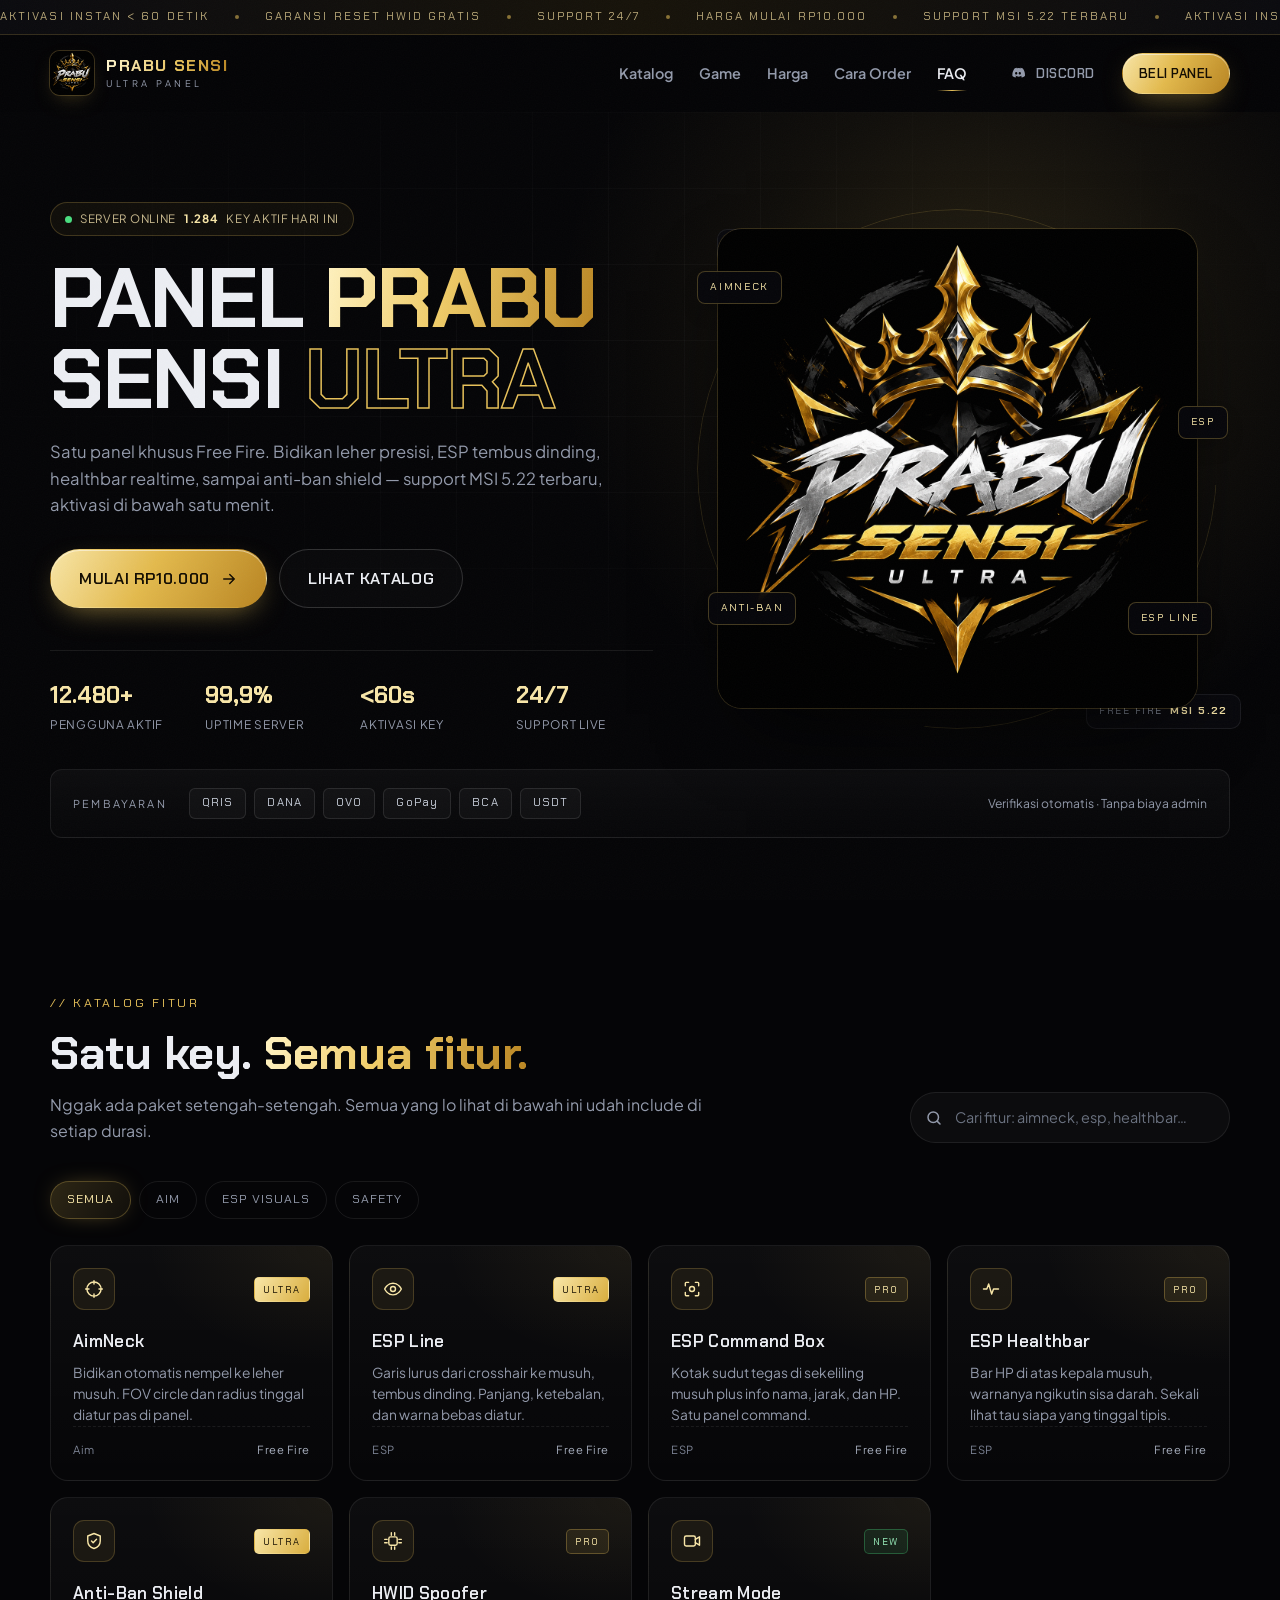
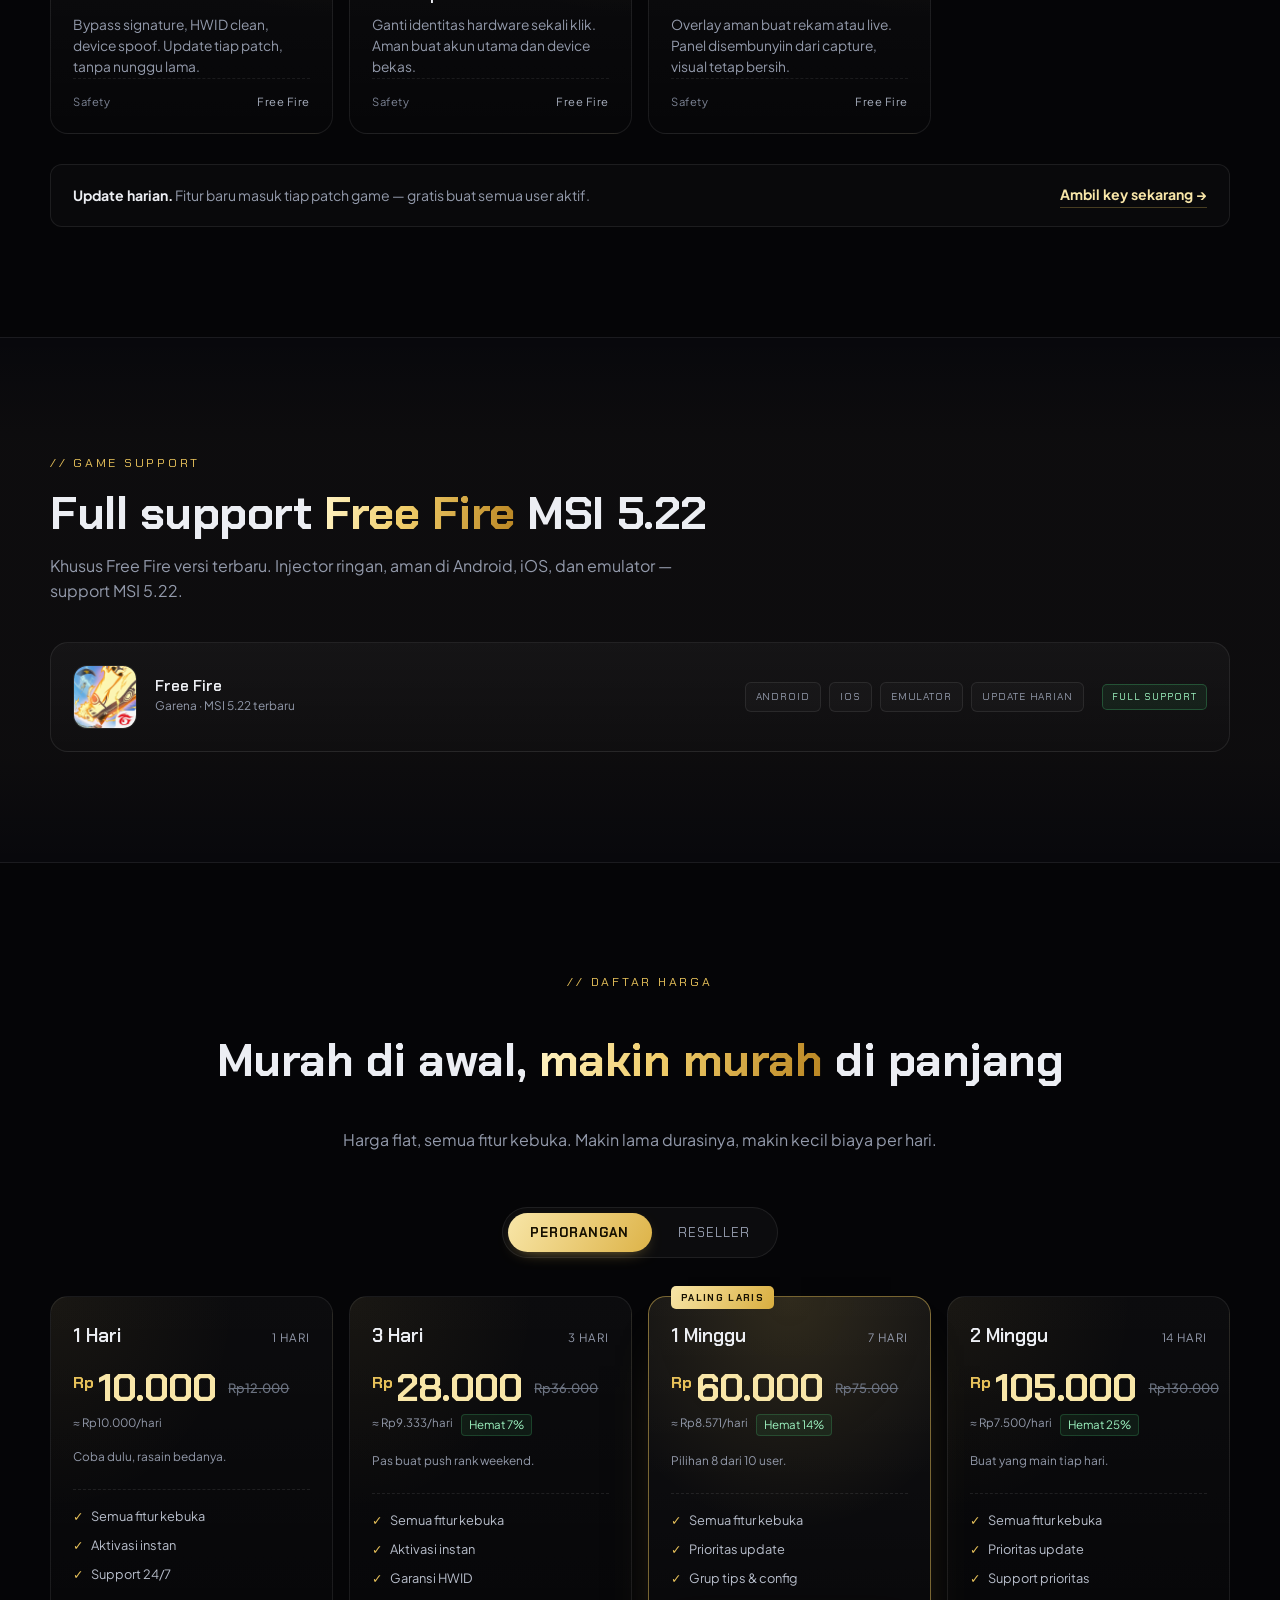
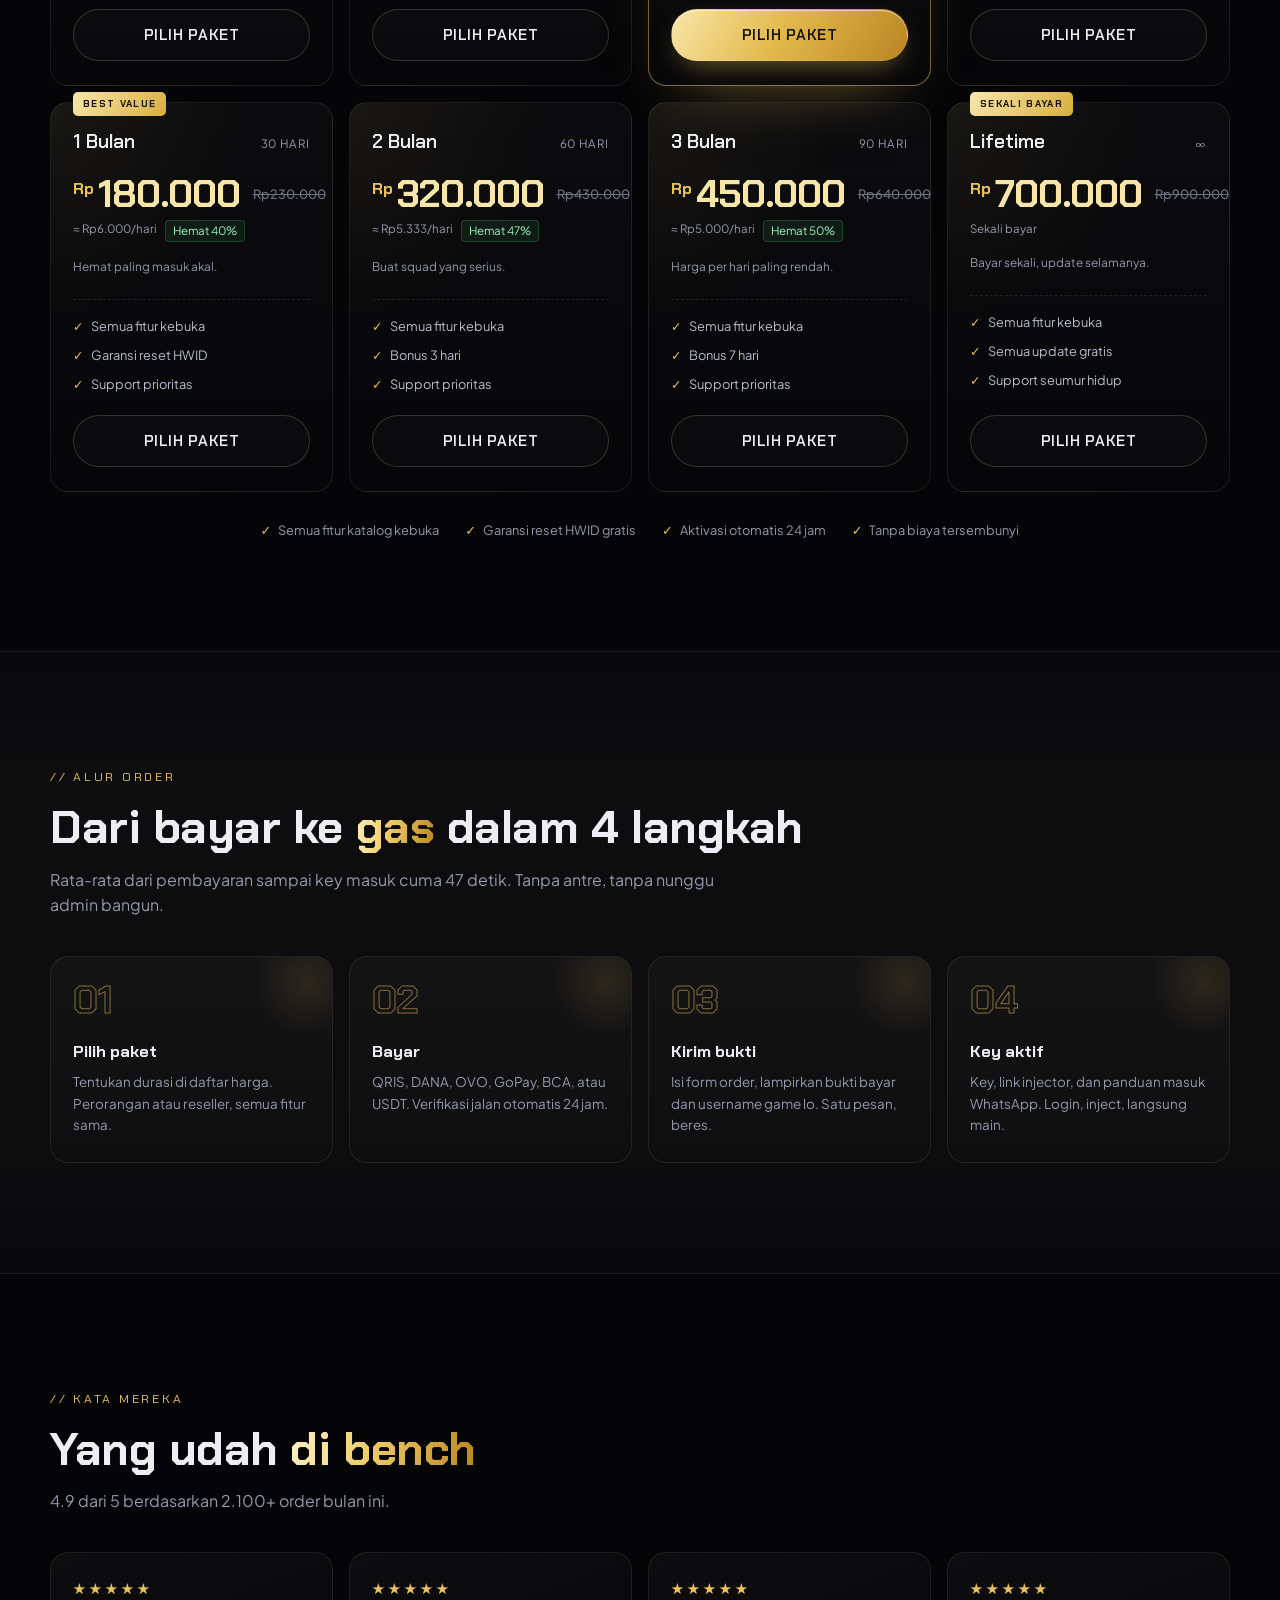
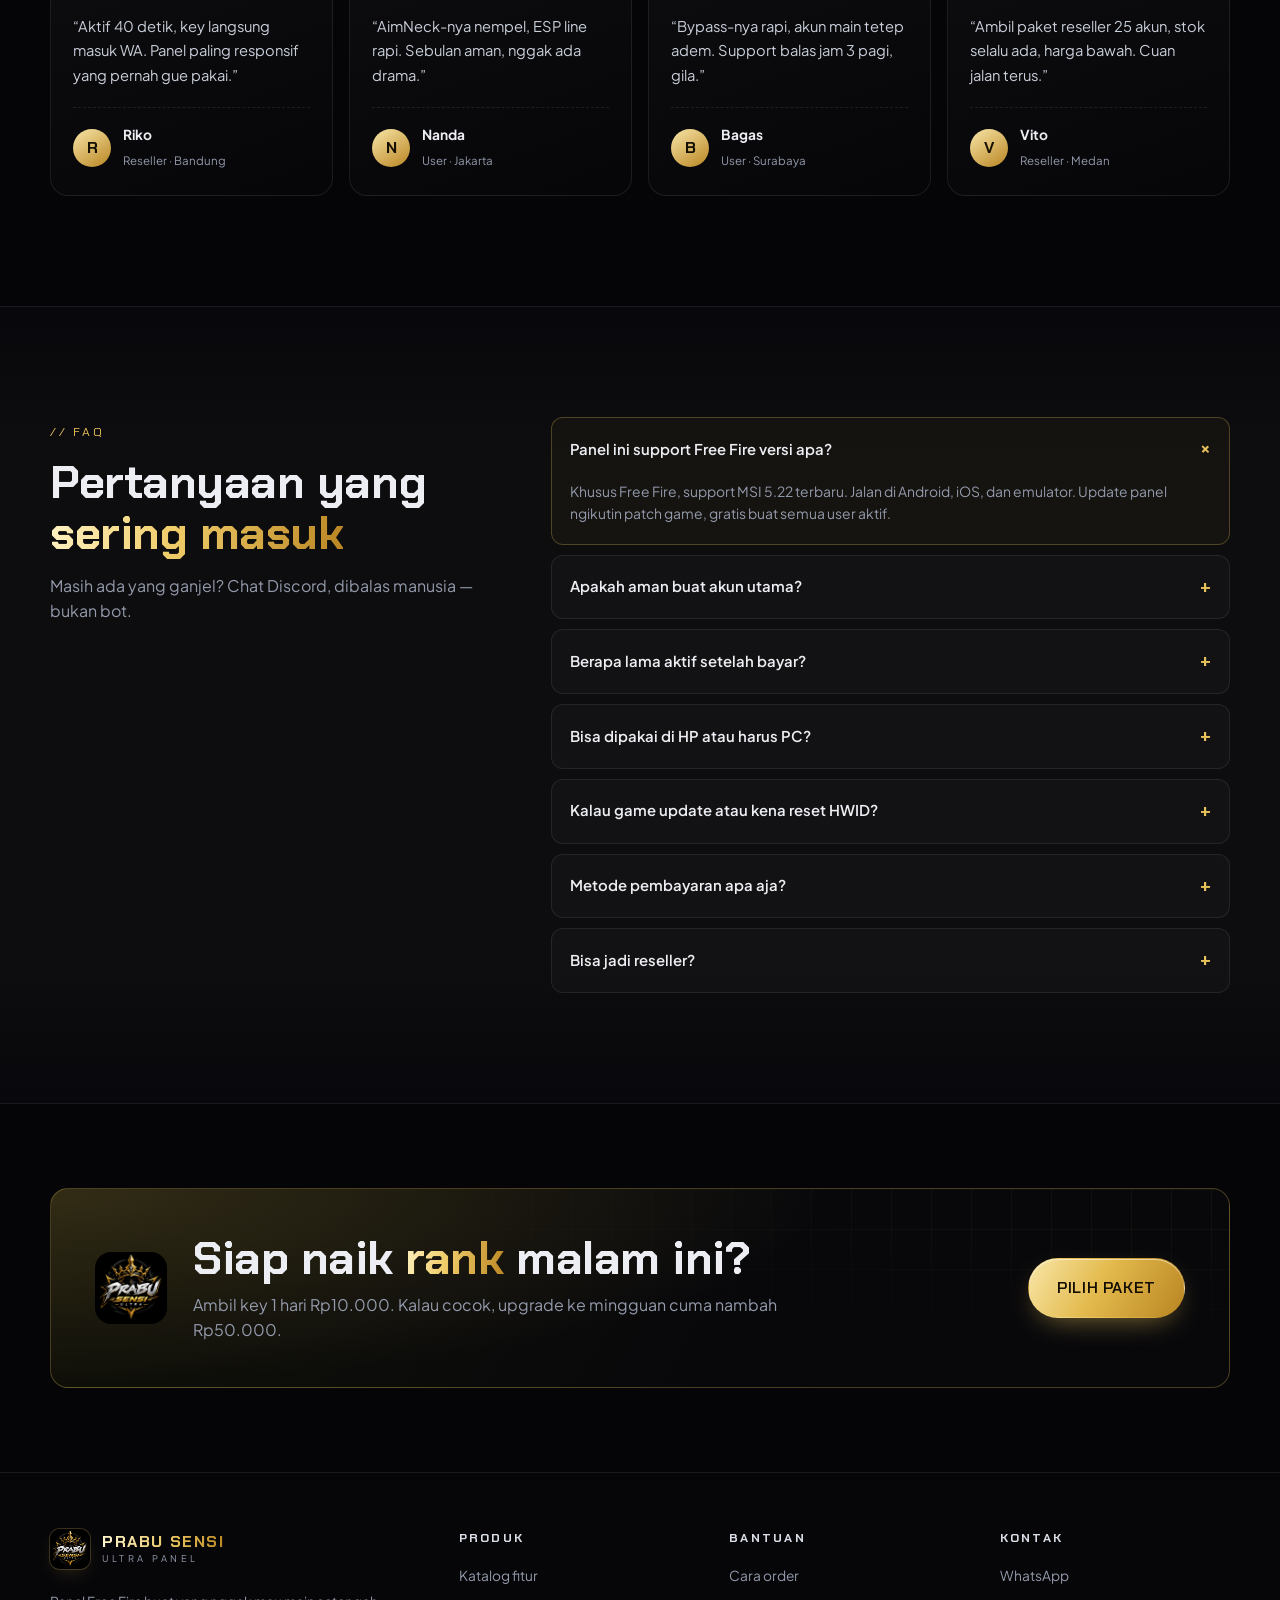
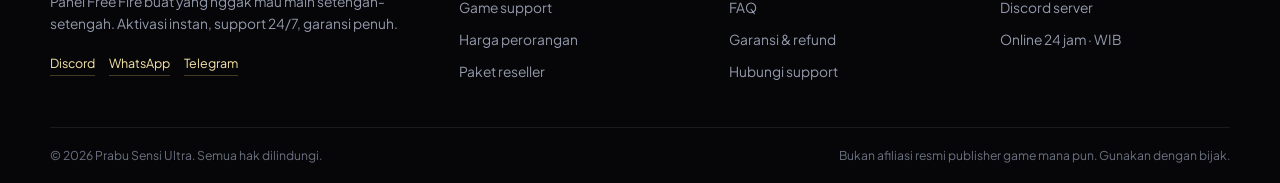
<file: PROJECT WEB/index.html>
<!DOCTYPE html>
<html lang="id">
<head>
  <meta charset="utf-8" />
  <meta name="viewport" content="width=device-width, initial-scale=1" />
  <title>Prabu Sensi Ultra — Panel Free Fire MSI 5.22 Terbaru</title>
  <meta name="description" content="Panel Free Fire Prabu Sensi Ultra: AimNeck, ESP line, command box, healthbar, anti-ban shield. Support MSI 5.22 terbaru. Mulai Rp10.000/hari, aktivasi instan 24/7." />
  <meta name="theme-color" content="#050507" />
  <meta property="og:title" content="Prabu Sensi Ultra — Panel Free Fire" />
  <meta property="og:description" content="Panel Free Fire MSI 5.22 terbaru. Mulai Rp10.000/hari, aktivasi instan, garansi penuh." />
  <meta property="og:type" content="website" />
  <meta property="og:image" content="assets/img/og-cover.jpg" />
  <meta property="og:image:width" content="1200" />
  <meta property="og:image:height" content="630" />
  <meta name="twitter:card" content="summary_large_image" />
  <meta name="twitter:image" content="assets/img/og-cover.jpg" />
  <link rel="icon" href="assets/img/logo.png" type="image/png" />
  <link rel="apple-touch-icon" href="assets/img/logo.png" />
  <link rel="preconnect" href="https://fonts.googleapis.com" />
  <link rel="preconnect" href="https://fonts.gstatic.com" crossorigin />
  <link href="https://fonts.googleapis.com/css2?family=Chakra+Petch:wght@500;600;700&family=Plus+Jakarta+Sans:wght@400;500;600;700;800&display=swap" rel="stylesheet" />
  <link rel="stylesheet" href="assets/css/style.css" />
</head>
<body>
  <div class="grain" aria-hidden="true"></div>

  <!-- ============ ANNOUNCEMENT ============ -->
  <div class="ticker" aria-hidden="true">
    <div class="ticker__track">
      <span>AKTIVASI INSTAN &lt; 60 DETIK</span><i></i>
      <span>GARANSI RESET HWID GRATIS</span><i></i>
      <span>SUPPORT 24/7</span><i></i>
      <span>HARGA MULAI RP10.000</span><i></i>
      <span>SUPPORT MSI 5.22 TERBARU</span><i></i>
      <span>AKTIVASI INSTAN &lt; 60 DETIK</span><i></i>
      <span>GARANSI RESET HWID GRATIS</span><i></i>
      <span>SUPPORT 24/7</span><i></i>
      <span>HARGA MULAI RP10.000</span><i></i>
      <span>SUPPORT MSI 5.22 TERBARU</span><i></i>
    </div>
  </div>

  <!-- ============ HEADER ============ -->
  <header class="header" id="siteHeader">
    <div class="container header__inner">
      <a class="brand" href="#top" aria-label="Prabu Sensi Ultra — beranda">
        <img src="assets/img/logo.png" alt="" width="44" height="44" class="brand__mark" />
        <span class="brand__text">
          <strong>PRABU SENSI</strong>
          <em>ULTRA PANEL</em>
        </span>
      </a>

      <nav class="nav" id="primaryNav" aria-label="Navigasi utama">
        <a href="#katalog" class="nav__link">Katalog</a>
        <a href="#game" class="nav__link">Game</a>
        <a href="#harga" class="nav__link">Harga</a>
        <a href="#cara-order" class="nav__link">Cara Order</a>
        <a href="#faq" class="nav__link">FAQ</a>
      </nav>

      <div class="header__actions">
        <a href="#" class="btn btn--ghost btn--sm" data-store-link="discord" target="_blank" rel="noopener">
          <svg viewBox="0 0 24 24" width="16" height="16" aria-hidden="true"><path d="M19.3 5.3A16 16 0 0 0 15.4 4l-.2.4a13 13 0 0 1 3.5 1.7 12 12 0 0 0-10.8-.4l-.5.4A13 13 0 0 1 10.8 4.4L10.6 4a16 16 0 0 0-3.9 1.3C4 9.1 3.3 12.8 3.6 16.4a16 16 0 0 0 4.8 2.4l.9-1.4a10 10 0 0 1-1.6-.8l.4-.3a11.5 11.5 0 0 0 9.8 0l.4.3c-.5.3-1 .6-1.6.8l.9 1.4a16 16 0 0 0 4.8-2.4c.4-4.2-.7-7.8-3.1-11.1ZM9.3 14.4c-.9 0-1.7-.9-1.7-1.9s.8-1.9 1.7-1.9 1.7.9 1.7 1.9-.8 1.9-1.7 1.9Zm5.4 0c-.9 0-1.7-.9-1.7-1.9s.8-1.9 1.7-1.9 1.7.9 1.7 1.9-.8 1.9-1.7 1.9Z" fill="currentColor"/></svg>
          Discord
        </a>
        <a href="#harga" class="btn btn--gold btn--sm">Beli Panel</a>
        <button class="burger" id="burger" aria-label="Buka menu" aria-expanded="false" aria-controls="primaryNav">
          <span></span><span></span><span></span>
        </button>
      </div>
    </div>
  </header>

  <main id="top">
    <!-- ============ HERO ============ -->
    <section class="hero">
      <div class="hero__glow" aria-hidden="true"></div>
      <div class="hero__grid" aria-hidden="true"></div>

      <div class="container hero__inner">
        <div class="hero__copy">
          <div class="status-pill reveal">
            <span class="status-dot"></span>
            <span>SERVER ONLINE</span>
            <b id="liveCount">1.284</b>
            <span>key aktif hari ini</span>
          </div>

          <h1 class="reveal">
            PANEL <span class="grad-gold">PRABU</span><br />
            SENSI <span class="outline">ULTRA</span>
          </h1>

          <p class="hero__lead reveal">
            Satu panel khusus Free Fire. Bidikan leher presisi, ESP tembus dinding,
            healthbar realtime, sampai anti-ban shield — support MSI 5.22 terbaru,
            aktivasi di bawah satu menit.
          </p>

          <div class="hero__cta reveal">
            <a href="#harga" class="btn btn--gold btn--lg">
              <span>Mulai Rp10.000</span>
              <svg viewBox="0 0 24 24" width="18" height="18" aria-hidden="true"><path d="M5 12h14M13 6l6 6-6 6" fill="none" stroke="currentColor" stroke-width="2" stroke-linecap="round" stroke-linejoin="round"/></svg>
            </a>
            <a href="#katalog" class="btn btn--outline btn--lg">Lihat Katalog</a>
          </div>

          <dl class="hero__stats reveal">
            <div><dt>12.480+</dt><dd>Pengguna aktif</dd></div>
            <div><dt>99,9%</dt><dd>Uptime server</dd></div>
            <div><dt>&lt;60s</dt><dd>Aktivasi key</dd></div>
            <div><dt>24/7</dt><dd>Support live</dd></div>
          </dl>
        </div>

        <div class="hero__visual reveal">
          <div class="emblem">
            <div class="emblem__ring emblem__ring--outer" aria-hidden="true"></div>
            <div class="emblem__ring emblem__ring--inner" aria-hidden="true"></div>
            <img src="assets/img/logo.png" alt="Logo Prabu Sensi Ultra" class="emblem__img" width="512" height="512" />
            <span class="orbit orbit--1">AIMNECK</span>
            <span class="orbit orbit--2">ESP</span>
            <span class="orbit orbit--3">ANTI-BAN</span>
            <span class="orbit orbit--4">ESP LINE</span>
          </div>
          <div class="hero__tag hero__tag--tl">
            <span class="tag-dot"></span> SIGNATURE BYPASS
          </div>
          <div class="hero__tag hero__tag--br">
            FREE FIRE <b>MSI 5.22</b>
          </div>
        </div>
      </div>

      <div class="container">
        <div class="trust reveal">
          <span class="trust__label">Pembayaran</span>
          <ul class="trust__list">
            <li>QRIS</li>
            <li>DANA</li>
            <li>OVO</li>
            <li>GoPay</li>
            <li>BCA</li>
            <li>USDT</li>
          </ul>
          <span class="trust__note">Verifikasi otomatis · Tanpa biaya admin</span>
        </div>
      </div>
    </section>

    <!-- ============ KATALOG ============ -->
    <section class="section" id="katalog">
      <div class="container">
        <header class="section__head reveal">
          <div>
            <span class="kicker">// KATALOG FITUR</span>
            <h2>Satu key. <span class="grad-gold">Semua fitur.</span></h2>
            <p>Nggak ada paket setengah-setengah. Semua yang lo lihat di bawah ini udah include di setiap durasi.</p>
          </div>
          <div class="catalog__search">
            <svg viewBox="0 0 24 24" width="18" height="18" aria-hidden="true"><circle cx="11" cy="11" r="7" fill="none" stroke="currentColor" stroke-width="2"/><path d="m20 20-3.2-3.2" stroke="currentColor" stroke-width="2" stroke-linecap="round"/></svg>
            <input type="search" id="catalogSearch" placeholder="Cari fitur: aimneck, esp, healthbar…" aria-label="Cari fitur panel" />
          </div>
        </header>

        <div class="filters reveal" role="tablist" aria-label="Filter kategori fitur">
          <button class="chip is-active" data-filter="all" role="tab" aria-selected="true">Semua</button>
          <button class="chip" data-filter="aim" role="tab" aria-selected="false">Aim</button>
          <button class="chip" data-filter="esp" role="tab" aria-selected="false">ESP Visuals</button>
          <button class="chip" data-filter="safety" role="tab" aria-selected="false">Safety</button>
        </div>

        <div class="catalog-grid" id="catalogGrid" aria-live="polite"></div>
        <p class="empty" id="catalogEmpty" hidden>Fitur nggak ketemu. Coba kata kunci lain, chef.</p>

        <div class="catalog-foot reveal">
          <p><b>Update harian.</b> Fitur baru masuk tiap patch game — gratis buat semua user aktif.</p>
          <a href="#harga" class="link-gold">Ambil key sekarang <span aria-hidden="true">→</span></a>
        </div>
      </div>
    </section>

    <!-- ============ GAME ============ -->
    <section class="section section--band" id="game">
      <div class="container">
        <header class="section__head reveal">
          <div>
            <span class="kicker">// GAME SUPPORT</span>
            <h2>Full support <span class="grad-gold">Free Fire</span> MSI 5.22</h2>
            <p>Khusus Free Fire versi terbaru. Injector ringan, aman di Android, iOS, dan emulator — support MSI 5.22.</p>
          </div>
        </header>

        <div class="games games--single">
          <article class="game game--wide reveal">
            <img src="assets/img/freefire.png" alt="Free Fire" width="64" height="64" class="game__icon" />
            <div class="game__info">
              <h3>Free Fire</h3>
              <p>Garena · MSI 5.22 terbaru</p>
            </div>
            <ul class="game__tags" aria-label="Platform dan update">
              <li>Android</li>
              <li>iOS</li>
              <li>Emulator</li>
              <li>Update harian</li>
            </ul>
            <span class="badge badge--full">Full Support</span>
          </article>
        </div>
      </div>
    </section>

    <!-- ============ HARGA ============ -->
    <section class="section" id="harga">
      <div class="container">
        <header class="section__head section__head--center reveal">
          <span class="kicker">// DAFTAR HARGA</span>
          <h2>Murah di awal, <span class="grad-gold">makin murah</span> di panjang</h2>
          <p>Harga flat, semua fitur kebuka. Makin lama durasinya, makin kecil biaya per hari.</p>

          <div class="switch" role="tablist" aria-label="Tipe paket">
            <button class="switch__btn is-active" data-tier="personal" role="tab" aria-selected="true">Perorangan</button>
            <button class="switch__btn" data-tier="reseller" role="tab" aria-selected="false">Reseller</button>
          </div>
        </header>

        <div class="plans" id="planGrid"></div>

        <ul class="plans-note reveal">
          <li><span>✓</span> Semua fitur katalog kebuka</li>
          <li><span>✓</span> Garansi reset HWID gratis</li>
          <li><span>✓</span> Aktivasi otomatis 24 jam</li>
          <li><span>✓</span> Tanpa biaya tersembunyi</li>
        </ul>
      </div>
    </section>

    <!-- ============ CARA ORDER ============ -->
    <section class="section section--band" id="cara-order">
      <div class="container">
        <header class="section__head reveal">
          <div>
            <span class="kicker">// ALUR ORDER</span>
            <h2>Dari bayar ke <span class="grad-gold">gas</span> dalam 4 langkah</h2>
            <p>Rata-rata dari pembayaran sampai key masuk cuma 47 detik. Tanpa antre, tanpa nunggu admin bangun.</p>
          </div>
        </header>

        <ol class="steps">
          <li class="step reveal">
            <span class="step__num">01</span>
            <h3>Pilih paket</h3>
            <p>Tentukan durasi di daftar harga. Perorangan atau reseller, semua fitur sama.</p>
          </li>
          <li class="step reveal">
            <span class="step__num">02</span>
            <h3>Bayar</h3>
            <p>QRIS, DANA, OVO, GoPay, BCA, atau USDT. Verifikasi jalan otomatis 24 jam.</p>
          </li>
          <li class="step reveal">
            <span class="step__num">03</span>
            <h3>Kirim bukti</h3>
            <p>Isi form order, lampirkan bukti bayar dan username game lo. Satu pesan, beres.</p>
          </li>
          <li class="step reveal">
            <span class="step__num">04</span>
            <h3>Key aktif</h3>
            <p>Key, link injector, dan panduan masuk WhatsApp. Login, inject, langsung main.</p>
          </li>
        </ol>
      </div>
    </section>

    <!-- ============ TESTIMONI ============ -->
    <section class="section" id="testimoni">
      <div class="container">
        <header class="section__head reveal">
          <div>
            <span class="kicker">// KATA MEREKA</span>
            <h2>Yang udah <span class="grad-gold">di bench</span></h2>
            <p>4.9 dari 5 berdasarkan 2.100+ order bulan ini.</p>
          </div>
        </header>

        <div class="quotes">
          <figure class="quote reveal">
            <div class="stars" aria-label="5 dari 5 bintang">★★★★★</div>
            <blockquote>“Aktif 40 detik, key langsung masuk WA. Panel paling responsif yang pernah gue pakai.”</blockquote>
            <figcaption><span class="avatar">R</span><div><b>Riko</b><small>Reseller · Bandung</small></div></figcaption>
          </figure>
          <figure class="quote reveal">
            <div class="stars" aria-label="5 dari 5 bintang">★★★★★</div>
            <blockquote>“AimNeck-nya nempel, ESP line rapi. Sebulan aman, nggak ada drama.”</blockquote>
            <figcaption><span class="avatar">N</span><div><b>Nanda</b><small>User · Jakarta</small></div></figcaption>
          </figure>
          <figure class="quote reveal">
            <div class="stars" aria-label="5 dari 5 bintang">★★★★★</div>
            <blockquote>“Bypass-nya rapi, akun main tetep adem. Support balas jam 3 pagi, gila.”</blockquote>
            <figcaption><span class="avatar">B</span><div><b>Bagas</b><small>User · Surabaya</small></div></figcaption>
          </figure>
          <figure class="quote reveal">
            <div class="stars" aria-label="5 dari 5 bintang">★★★★★</div>
            <blockquote>“Ambil paket reseller 25 akun, stok selalu ada, harga bawah. Cuan jalan terus.”</blockquote>
            <figcaption><span class="avatar">V</span><div><b>Vito</b><small>Reseller · Medan</small></div></figcaption>
          </figure>
        </div>
      </div>
    </section>

    <!-- ============ FAQ ============ -->
    <section class="section section--band" id="faq">
      <div class="container faq-wrap">
        <header class="section__head reveal">
          <div>
            <span class="kicker">// FAQ</span>
            <h2>Pertanyaan yang <span class="grad-gold">sering masuk</span></h2>
            <p>Masih ada yang ganjel? Chat Discord, dibalas manusia — bukan bot.</p>
          </div>
        </header>

        <div class="faq reveal">
          <details class="faq__item" open>
            <summary>Panel ini support Free Fire versi apa?</summary>
            <div class="faq__body"><p>Khusus Free Fire, support MSI 5.22 terbaru. Jalan di Android, iOS, dan emulator. Update panel ngikutin patch game, gratis buat semua user aktif.</p></div>
          </details>
          <details class="faq__item">
            <summary>Apakah aman buat akun utama?</summary>
            <div class="faq__body"><p>Panel pakai signature bypass, HWID spoofer, dan update harian ngikutin patch game. Ribuan user main di akun utama tanpa masalah. Tetap main dengan kepala dingin — jangan flex di mode turnamen resmi.</p></div>
          </details>
          <details class="faq__item">
            <summary>Berapa lama aktif setelah bayar?</summary>
            <div class="faq__body"><p>Rata-rata di bawah 60 detik. Sistem jalan 24/7, termasuk jam 3 pagi. Kalau lewat 10 menit belum masuk, ping Discord — langsung dibantu.</p></div>
          </details>
          <details class="faq__item">
            <summary>Bisa dipakai di HP atau harus PC?</summary>
            <div class="faq__body"><p>Bisa dua-duanya. Android dan iOS via injector ringan, plus emulator di PC. Panduan lengkap dikirim bareng key.</p></div>
          </details>
          <details class="faq__item">
            <summary>Kalau game update atau kena reset HWID?</summary>
            <div class="faq__body"><p>Garansi penuh selama masa aktif. Update panel gratis, reset HWID gratis, tinggal minta di Discord atau WhatsApp.</p></div>
          </details>
          <details class="faq__item">
            <summary>Metode pembayaran apa aja?</summary>
            <div class="faq__body"><p>QRIS semua e-wallet (DANA, OVO, GoPay, ShopeePay), transfer BCA, dan USDT. Verifikasi otomatis, nggak ada biaya admin.</p></div>
          </details>
          <details class="faq__item">
            <summary>Bisa jadi reseller?</summary>
            <div class="faq__body"><p>Bisa. Pilih tab Reseller di daftar harga, ambil paket 5 sampai 25 akun. Dapat harga khusus, stok prioritas, dan grup support reseller.</p></div>
          </details>
        </div>
      </div>
    </section>

    <!-- ============ CTA ============ -->
    <section class="cta">
      <div class="container cta__inner reveal">
        <img src="assets/img/logo.png" alt="" width="72" height="72" class="cta__mark" />
        <div>
          <h2>Siap naik <span class="grad-gold">rank</span> malam ini?</h2>
          <p>Ambil key 1 hari Rp10.000. Kalau cocok, upgrade ke mingguan cuma nambah Rp50.000.</p>
        </div>
        <a href="#harga" class="btn btn--gold btn--lg">Pilih Paket</a>
      </div>
    </section>
  </main>

  <!-- ============ FOOTER ============ -->
  <footer class="footer">
    <div class="container footer__inner">
      <div class="footer__brand">
        <a class="brand" href="#top">
          <img src="assets/img/logo.png" alt="" width="40" height="40" class="brand__mark" />
          <span class="brand__text"><strong>PRABU SENSI</strong><em>ULTRA PANEL</em></span>
        </a>
        <p>Panel Free Fire buat yang nggak mau main setengah-setengah. Aktivasi instan, support 24/7, garansi penuh.</p>
        <div class="footer__socials">
          <a href="#" data-store-link="discord" target="_blank" rel="noopener">Discord</a>
          <a href="#" data-store-link="whatsapp" target="_blank" rel="noopener">WhatsApp</a>
          <a href="#" data-store-link="telegram" target="_blank" rel="noopener">Telegram</a>
        </div>
      </div>

      <nav class="footer__col" aria-label="Produk">
        <h3>Produk</h3>
        <a href="#katalog">Katalog fitur</a>
        <a href="#game">Game support</a>
        <a href="#harga">Harga perorangan</a>
        <a href="#harga">Paket reseller</a>
      </nav>

      <nav class="footer__col" aria-label="Bantuan">
        <h3>Bantuan</h3>
        <a href="#cara-order">Cara order</a>
        <a href="#faq">FAQ</a>
        <a href="#faq">Garansi &amp; refund</a>
        <a href="#" data-store-link="discord" target="_blank" rel="noopener">Hubungi support</a>
      </nav>

      <div class="footer__col">
        <h3>Kontak</h3>
        <a href="#" data-store-link="whatsapp" target="_blank" rel="noopener" id="footerWa">WhatsApp</a>
        <a href="#" data-store-link="discord" target="_blank" rel="noopener">Discord server</a>
        <span class="footer__hours">Online 24 jam · WIB</span>
      </div>
    </div>

    <div class="container footer__bottom">
      <p>© <span id="year">2026</span> Prabu Sensi Ultra. Semua hak dilindungi.</p>
      <p class="footer__fine">Bukan afiliasi resmi publisher game mana pun. Gunakan dengan bijak.</p>
    </div>
  </footer>

  <!-- ============ CHECKOUT MODAL ============ -->
  <dialog class="modal" id="checkout" aria-labelledby="checkoutTitle">
    <form method="dialog" class="modal__close-form">
      <button class="modal__close" aria-label="Tutup checkout">✕</button>
    </form>

    <div class="modal__body">
      <div class="modal__head">
        <span class="kicker">// CHECKOUT</span>
        <h2 id="checkoutTitle">Selesaikan order</h2>
        <p>Isi data, kirim ke WhatsApp. Key diproses otomatis 24/7.</p>
      </div>

      <div class="order-summary" id="orderSummary">
        <div class="order-summary__row">
          <span>Paket</span>
          <b id="sumPlan">—</b>
        </div>
        <div class="order-summary__row">
          <span>Durasi</span>
          <b id="sumDuration">—</b>
        </div>
        <div class="order-summary__row order-summary__row--total">
          <span>Total</span>
          <b id="sumPrice">Rp0</b>
        </div>
        <div class="order-summary__code">Kode order: <code id="orderCode">PSU-000000</code></div>
      </div>

      <div class="form-grid">
        <label class="field">
          <span>Nama / username</span>
          <input type="text" id="fName" placeholder="contoh: RikoSensi" autocomplete="name" required />
        </label>
        <label class="field">
          <span>Nomor WhatsApp</span>
          <input type="tel" id="fPhone" placeholder="08xxxxxxxxxx" inputmode="numeric" autocomplete="tel" required />
        </label>
        <label class="field">
          <span>Game</span>
          <input type="text" id="fGame" value="Free Fire · MSI 5.22" readonly />
        </label>
        <label class="field">
          <span>Metode bayar</span>
          <select id="fPay">
            <option>QRIS</option>
            <option>DANA</option>
            <option>OVO</option>
            <option>GoPay</option>
            <option>BCA</option>
            <option>USDT</option>
          </select>
        </label>
        <label class="field field--wide">
          <span>Catatan (opsional)</span>
          <textarea id="fNote" rows="2" placeholder="contoh: butuh key buat 2 device"></textarea>
        </label>
      </div>

      <div class="modal__actions">
        <button type="button" class="btn btn--gold btn--lg" id="sendOrder">
          <svg viewBox="0 0 24 24" width="18" height="18" aria-hidden="true"><path d="M21 3 3 10.5l6 2.5 2.5 6L21 3Z" fill="none" stroke="currentColor" stroke-width="2" stroke-linejoin="round"/><path d="m9 13 4-4" stroke="currentColor" stroke-width="2" stroke-linecap="round"/></svg>
          Kirim via WhatsApp
        </button>
        <button type="button" class="btn btn--outline" id="copyOrder">Salin detail order</button>
      </div>

      <p class="modal__hint">Order dianggap sah setelah bukti bayar dikirim. Butuh bantuan? <a href="#" data-store-link="discord" target="_blank" rel="noopener">Buka Discord</a>.</p>
    </div>
  </dialog>

  <div class="toast" id="toast" role="status" aria-live="polite"></div>
  <button class="to-top" id="toTop" aria-label="Kembali ke atas">↑</button>

  <script src="assets/js/app.js"></script>
</body>
</html>
</file>
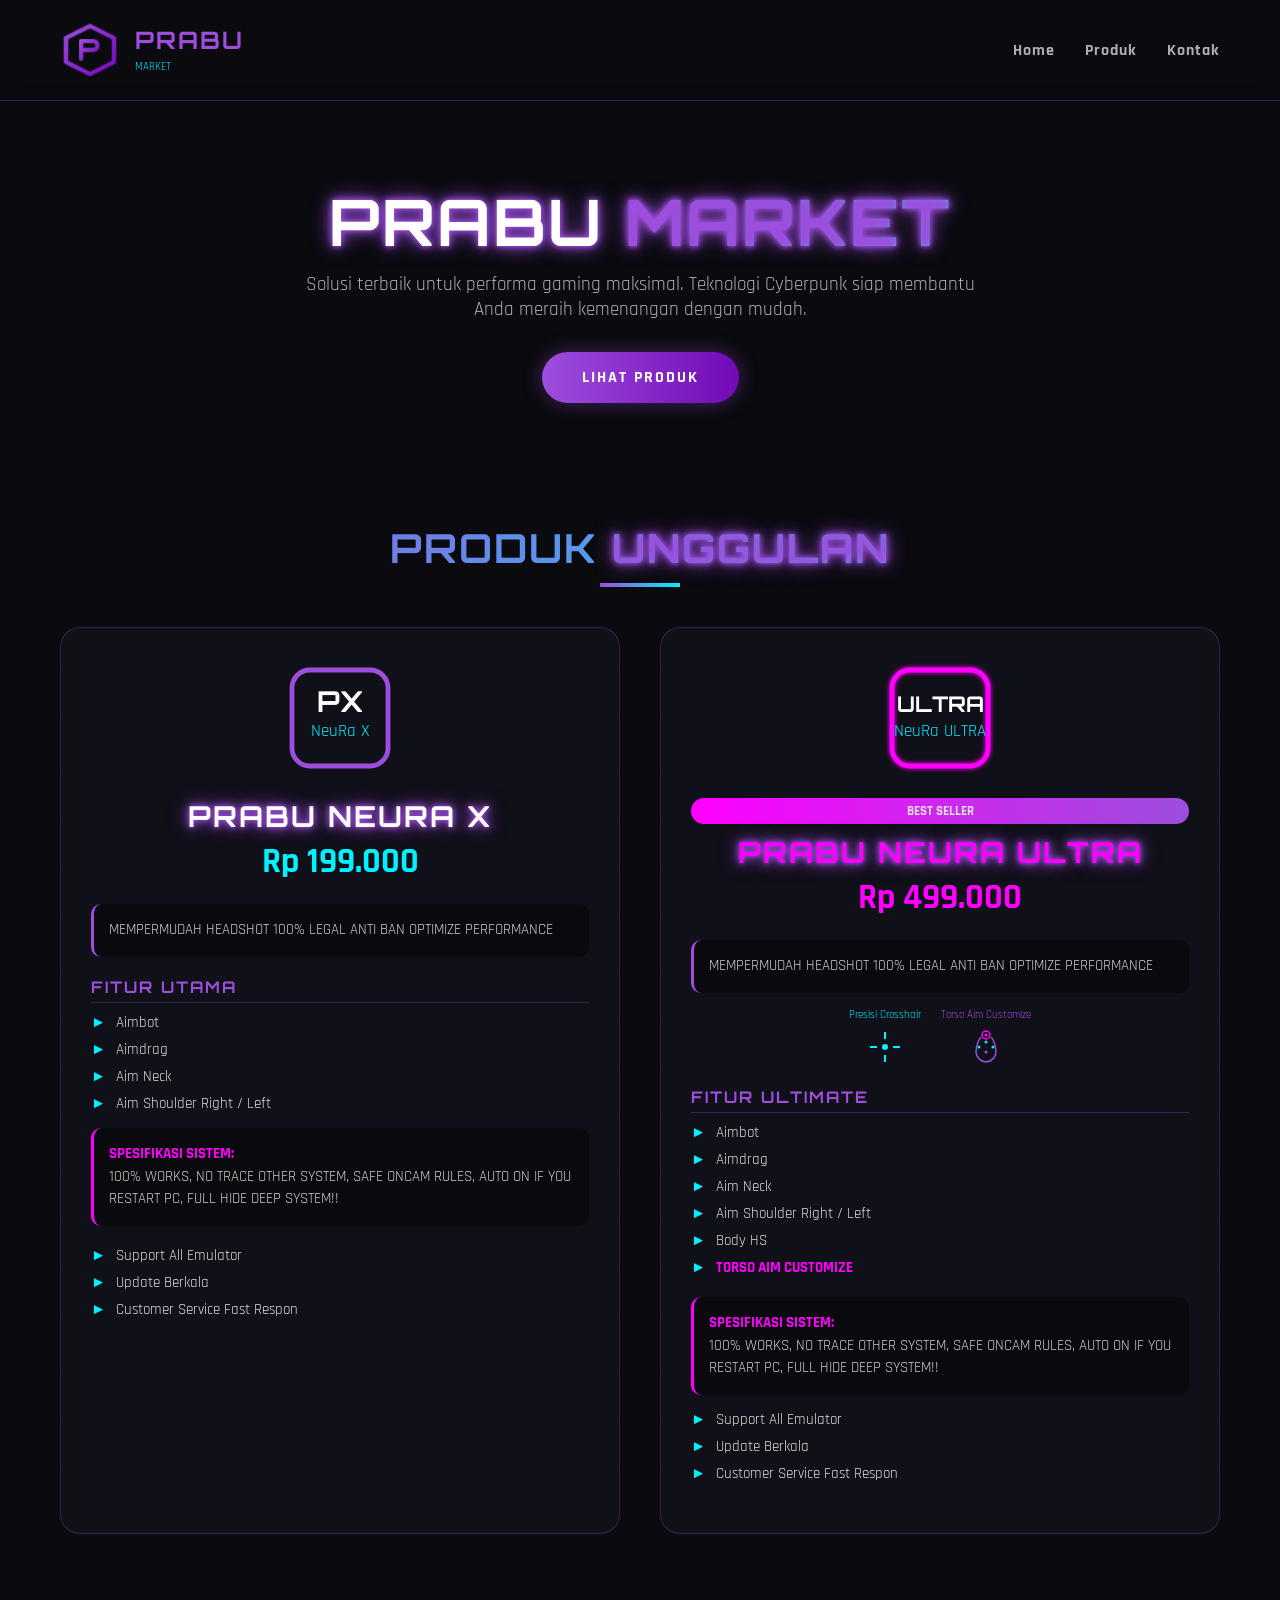
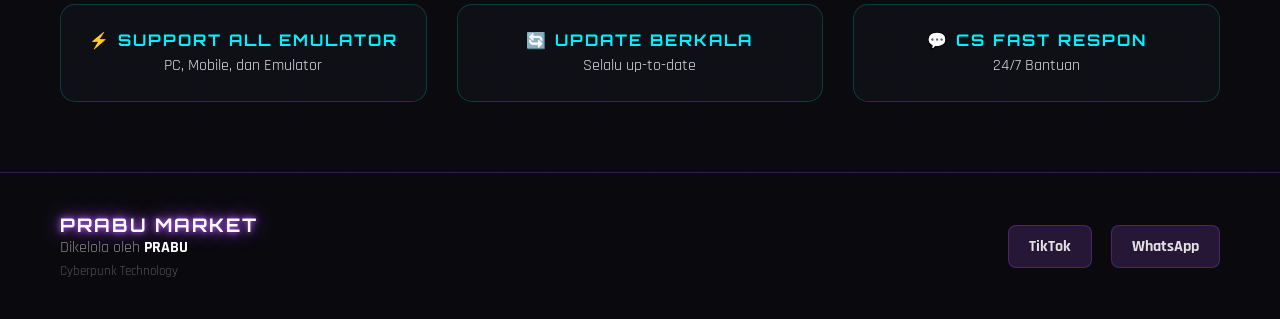
<file: web-market baru/index.html>
<!DOCTYPE html>
<html lang="id">
<head>
    <meta charset="UTF-8">
    <meta name="viewport" content="width=device-width, initial-scale=1.0">
    <title>PRABU MARKET - Cyberpunk Tech</title>
    <!-- Font Cyberpunk -->
    <link href="https://fonts.googleapis.com/css2?family=Orbitron:wght@400;700;900&family=Rajdhani:wght@500;700&display=swap" rel="stylesheet">
    <!-- Link CSS -->
    <link rel="stylesheet" href="style.css">
</head>
<body>

    <!-- Navbar -->
    <nav>
        <div class="container nav-content">
            <div class="logo-container">
                <!-- SVG REPLIKA LOGO PRABU -->
                <svg class="logo-svg" viewBox="0 0 100 100">
                    <defs>
                        <linearGradient id="grad1" x1="0%" y1="0%" x2="100%" y2="100%">
                            <stop offset="0%" style="stop-color:#9d4edd;stop-opacity:1" />
                            <stop offset="100%" style="stop-color:#7209b7;stop-opacity:1" />
                        </linearGradient>
                        <filter id="glow">
                            <feGaussianBlur stdDeviation="2" result="coloredBlur"/>
                            <feMerge>
                                <feMergeNode in="coloredBlur"/>
                                <feMergeNode in="SourceGraphic"/>
                            </feMerge>
                        </filter>
                    </defs>
                    <!-- Hexagon Background -->
                    <polygon points="50,10 90,30 90,70 50,90 10,70 10,30" fill="none" stroke="url(#grad1)" stroke-width="6" filter="url(#glow)"/>
                    <!-- Letter P -->
                    <path d="M35,65 L35,35 L55,35 C65,35 65,50 55,50 L35,50" fill="none" stroke="url(#grad1)" stroke-width="6" stroke-linecap="round" stroke-linejoin="round" filter="url(#glow)"/>
                    <!-- Bottom Extension of P -->
                    <line x1="55" y1="50" x2="55" y2="65" stroke="url(#grad1)" stroke-width="6" stroke-linecap="round" filter="url(#glow)"/>
                </svg>
                <div>
                    <h2 style="font-family:'Orbitron'; color:#9d4edd; letter-spacing:2px;">PRABU</h2>
                    <span style="font-size:0.7rem; color:#00f2ff;">MARKET</span>
                </div>
            </div>
            <ul class="nav-menu">
                <li><a href="#home">Home</a></li>
                <li><a href="#products">Produk</a></li>
                <li><a href="#contact">Kontak</a></li>
            </ul>
        </div>
    </nav>

    <!-- Hero -->
    <section id="home" class="hero container">
        <h1 class="neon-text">PRABU <span class="gradient-text">MARKET</span></h1>
        <p>Solusi terbaik untuk performa gaming maksimal. Teknologi Cyberpunk siap membantu Anda meraih kemenangan dengan mudah.</p>
        <a href="#products" class="glow-btn">Lihat Produk</a>
    </section>

    <!-- Products -->
    <section id="products" class="container">
        <h2 class="section-title gradient-text">Produk <span class="neon-text">Unggulan</span></h2>
        
        <div class="products-grid">
            
            <!-- PRODUCT 1: PRABU NeuRa X -->
            <div class="product-card">
                <div class="prod-logo">
                    <!-- Logo Product NeuRa X -->
                    <svg viewBox="0 0 100 100">
                        <rect x="10" y="10" width="80" height="80" rx="15" fill="none" stroke="#9d4edd" stroke-width="4"/>
                        <text x="50" y="45" font-family="Orbitron" font-size="24" fill="#fff" text-anchor="middle" font-weight="bold">PX</text>
                        <text x="50" y="65" font-family="Rajdhani" font-size="14" fill="#00f2ff" text-anchor="middle">NeuRa X</text>
                    </svg>
                </div>
                <h3 class="prod-title neon-text">PRABU NeuRa X</h3>
                <div class="prod-price">Rp 199.000</div>

                <div class="prod-desc">
                    MEMPERMUDAH HEADSHOT 100% LEGAL ANTI BAN OPTIMIZE PERFORMANCE
                </div>

                <div class="prod-features">
                    <h4>FITUR UTAMA</h4>
                    <div class="feature-item">Aimbot</div>
                    <div class="feature-item">Aimdrag</div>
                    <div class="feature-item">Aim Neck</div>
                    <div class="feature-item">Aim Shoulder Right / Left</div>

 <div class="prod-desc" style="border-left-color: #ff00ff; margin-top: 15px;">
                    <strong style="color:#ff00ff;">SPESIFIKASI SISTEM:</strong><br>
                    100% WORKS, NO TRACE OTHER SYSTEM, SAFE ONCAM RULES, AUTO ON IF YOU RESTART PC, FULL HIDE DEEP SYSTEM!!
                </div>

                </div>

                <div class="prod-features" style="margin-top: 10px; font-size: 0.9rem;">
                    <div class="feature-item">Support All Emulator</div>
                    <div class="feature-item">Update Berkala</div>
                    <div class="feature-item">Customer Service Fast Respon</div>
                </div>
            </div>

            <!-- PRODUCT 2: PRABU NeuRa ULTRA -->
            <div class="product-card">
                <div class="prod-logo">
                    <!-- Logo Product NeuRa ULTRA -->
                    <svg viewBox="0 0 100 100">
                        <rect x="10" y="10" width="80" height="80" rx="15" fill="none" stroke="#ff00ff" stroke-width="4" filter="url(#glow)"/>
                        <text x="50" y="45" font-family="Orbitron" font-size="18" fill="#fff" text-anchor="middle" font-weight="bold">ULTRA</text>
                        <text x="50" y="65" font-family="Rajdhani" font-size="14" fill="#00f2ff" text-anchor="middle">NeuRa ULTRA</text>
                    </svg>
                </div>
                <span class="badge-ultra" style="text-align: center; margin: 0 auto 10px; display: block;">BEST SELLER</span>
                <h3 class="prod-title neon-text" style="color: #ff00ff;">PRABU NeuRa ULTRA</h3>
                <div class="prod-price" style="color: #ff00ff;">Rp 499.000</div>

                <div class="prod-desc">
                    MEMPERMUDAH HEADSHOT 100% LEGAL ANTI BAN OPTIMIZE PERFORMANCE
                </div>

                <!-- Crosshair and Torso Visuals -->
                <div class="aim-visuals">
                    <!-- SVG CROSSHAIR -->
                    <div style="display:flex; flex-direction:column; align-items:center;">
                        <span style="font-size:0.7rem; color:#00f2ff; margin-bottom:5px;">Presisi Crosshair</span>
                        <svg width="40" height="40" viewBox="0 0 40 40">
                            <circle cx="20" cy="20" r="3" fill="#00f2ff" />
                            <line x1="20" y1="5" x2="20" y2="12" stroke="#00f2ff" stroke-width="2" />
                            <line x1="20" y1="28" x2="20" y2="35" stroke="#00f2ff" stroke-width="2" />
                            <line x1="5" y1="20" x2="12" y2="20" stroke="#00f2ff" stroke-width="2" />
                            <line x1="28" y1="20" x2="35" y2="20" stroke="#00f2ff" stroke-width="2" />
                        </svg>
                    </div>
                    <!-- SVG TORSO AIM -->
                    <div style="display:flex; flex-direction:column; align-items:center;">
                        <span style="font-size:0.7rem; color:#9d4edd; margin-bottom:5px;">Torso Aim Customize</span>
                        <svg width="40" height="40" viewBox="0 0 40 40">
                            <!-- Body Outline -->
                            <path d="M15,10 C15,10 10,15 10,25 C10,30 15,35 20,35 C25,35 30,30 30,25 C30,15 25,10 25,10" fill="none" stroke="#9d4edd" stroke-width="1.5" />
                            <!-- Head -->
                            <circle cx="20" cy="8" r="4" fill="none" stroke="#ff00ff" stroke-width="1.5" />
                            <!-- Dots for Aims -->
                            <circle cx="20" cy="8" r="1.5" fill="#ff00ff" /> <!-- Head -->
                            <circle cx="20" cy="15" r="1.5" fill="#00f2ff" /> <!-- Neck -->
                            <circle cx="13" cy="20" r="1.5" fill="#00f2ff" /> <!-- Shoulder L -->
                            <circle cx="27" cy="20" r="1.5" fill="#00f2ff" /> <!-- Shoulder R -->
                            <circle cx="20" cy="25" r="1.5" fill="#9d4edd" /> <!-- Body HS -->
                        </svg>
                    </div>
                </div>

                <div class="prod-features">
                    <h4>FITUR ULTIMATE</h4>
                    <div class="feature-item">Aimbot</div>
                    <div class="feature-item">Aimdrag</div>
                    <div class="feature-item">Aim Neck</div>
                    <div class="feature-item">Aim Shoulder Right / Left</div>
                    <div class="feature-item">Body HS</div>
                    <div class="feature-item" style="color:#ff00ff; font-weight:700;">TORSO AIM CUSTOMIZE</div>
                </div>

                <div class="prod-desc" style="border-left-color: #ff00ff; margin-top: 15px;">
                    <strong style="color:#ff00ff;">SPESIFIKASI SISTEM:</strong><br>
                    100% WORKS, NO TRACE OTHER SYSTEM, SAFE ONCAM RULES, AUTO ON IF YOU RESTART PC, FULL HIDE DEEP SYSTEM!!
                </div>

                <div class="prod-features" style="margin-top: 10px; font-size: 0.9rem;">
                    <div class="feature-item">Support All Emulator</div>
                    <div class="feature-item">Update Berkala</div>
                    <div class="feature-item">Customer Service Fast Respon</div>
                </div>
            </div>

        </div>
    </section>

    <!-- Support & Service Banner -->
    <div class="container">
        <div class="support-banner">
            <div class="support-item"><h4>⚡ SUPPORT ALL EMULATOR</h4><p>PC, Mobile, dan Emulator</p></div>
            <div class="support-item"><h4>🔄 UPDATE BERKALA</h4><p>Selalu up-to-date</p></div>
            <div class="support-item"><h4>💬 CS FAST RESPON</h4><p>24/7 Bantuan</p></div>
        </div>
    </div>

    <!-- Footer & Contact -->
    <footer id="contact">
        <div class="container footer-content">
            <div>
                <h3 class="neon-text">PRABU MARKET</h3>
                <p style="color:#888;">Dikelola oleh <strong style="color:#fff;">PRABU</strong></p>
                <p style="font-size:0.8rem; color:#555; margin-top:5px;">Cyberpunk Technology</p>
            </div>
            <div class="social-links">
                <a href="https://www.tiktok.com/@prabuu121?_r=1&_t=ZS-98H2EIKmHFk" target="_blank">TikTok</a>
                <a href="https://wa.me/6282262919154" target="_blank">WhatsApp</a>
            </div>
        </div>
    </footer>

    <!-- Link JS -->
    <script src="script.js"></script>
</body>
</html>
</file>
<file: PROJECT WEB/assets/css/style.css>
/* =========================================================
   PRABU SENSI ULTRA — storefront
   dark royal / gold / silver
   ========================================================= */

:root {
  --bg: #050507;
  --bg-2: #08080c;
  --bg-3: #0b0b11;
  --panel: rgba(15, 15, 21, .72);
  --panel-solid: #0d0d13;
  --line: rgba(255, 255, 255, .08);
  --line-gold: rgba(231, 193, 90, .28);
  --gold: #e7c15a;
  --gold-2: #f8e6a8;
  --gold-deep: #a97a1c;
  --silver: #dfe5ec;
  --text: #eceef3;
  --muted: #939aab;
  --green: #4ade80;
  --danger: #f05a5a;
  --radius: 18px;
  --radius-sm: 12px;
  --container: 1180px;
  --ease: cubic-bezier(.22, 1, .36, 1);
  --font-display: "Chakra Petch", "Segoe UI", system-ui, sans-serif;
  --font-body: "Plus Jakarta Sans", "Segoe UI", system-ui, sans-serif;
}

*, *::before, *::after { box-sizing: border-box; }

html {
  scroll-behavior: smooth;
  scroll-padding-top: 96px;
  -webkit-text-size-adjust: 100%;
}

body {
  margin: 0;
  background: var(--bg);
  color: var(--text);
  font-family: var(--font-body);
  font-size: 16px;
  line-height: 1.6;
  overflow-x: hidden;
  -webkit-font-smoothing: antialiased;
}

img, svg { display: block; max-width: 100%; }
a { color: inherit; text-decoration: none; }
button, input, select, textarea { font: inherit; color: inherit; }
button { cursor: pointer; }
ul, ol { margin: 0; padding: 0; list-style: none; }
h1, h2, h3, p, dl, dd, figure, blockquote { margin: 0; }
::selection { background: var(--gold); color: #100c02; }

:focus-visible {
  outline: 2px solid var(--gold-2);
  outline-offset: 3px;
  border-radius: 4px;
}

.container {
  width: min(100% - 40px, var(--container));
  margin-inline: auto;
}

.grain {
  position: fixed;
  inset: 0;
  z-index: 9999;
  pointer-events: none;
  opacity: .035;
  background-image: url("data:image/svg+xml,%3Csvg xmlns='http://www.w3.org/2000/svg' width='180' height='180'%3E%3Cfilter id='n'%3E%3CfeTurbulence type='fractalNoise' baseFrequency='.85' numOctaves='3'/%3E%3C/filter%3E%3Crect width='180' height='180' filter='url(%23n)' opacity='.7'/%3E%3C/svg%3E");
}

/* ---------- type helpers ---------- */
.grad-gold {
  background: linear-gradient(100deg, #fff3c4 0%, #f0cd6a 42%, #b98522 100%);
  -webkit-background-clip: text;
  background-clip: text;
  color: transparent;
}
.outline {
  color: transparent;
  -webkit-text-stroke: 1.5px var(--gold);
  text-stroke: 1.5px var(--gold);
}
.kicker {
  display: inline-block;
  font-family: var(--font-display);
  font-size: .78rem;
  letter-spacing: .22em;
  text-transform: uppercase;
  color: var(--gold);
  margin-bottom: 14px;
}
.section h2, .cta h2 {
  font-family: var(--font-display);
  font-weight: 700;
  font-size: clamp(1.9rem, 3.6vw, 3rem);
  line-height: 1.1;
  letter-spacing: -.01em;
}
.section__head p {
  color: var(--muted);
  max-width: 56ch;
  margin-top: 14px;
}
.link-gold {
  color: var(--gold-2);
  font-weight: 700;
  border-bottom: 1px solid var(--line-gold);
  padding-bottom: 2px;
  transition: color .2s, border-color .2s;
}
.link-gold:hover { color: #fff; border-color: var(--gold); }

/* ---------- buttons ---------- */
.btn {
  --btn-bg: transparent;
  position: relative;
  display: inline-flex;
  align-items: center;
  justify-content: center;
  gap: 10px;
  padding: 13px 22px;
  border: 1px solid transparent;
  border-radius: 999px;
  background: var(--btn-bg);
  font-family: var(--font-display);
  font-weight: 600;
  font-size: .95rem;
  letter-spacing: .04em;
  text-transform: uppercase;
  white-space: nowrap;
  transition: transform .25s var(--ease), box-shadow .25s, background .25s, border-color .25s, color .25s;
}
.btn:active { transform: translateY(1px) scale(.99); }
.btn--sm { padding: 9px 16px; font-size: .82rem; }
.btn--lg { padding: 16px 28px; font-size: 1rem; }

.btn--gold {
  background: linear-gradient(120deg, #f8e6a8, #e3ba4d 45%, #b98522);
  color: #130d02;
  box-shadow: 0 10px 30px -12px rgba(231, 193, 90, .65), inset 0 1px 0 rgba(255, 255, 255, .5);
  overflow: hidden;
}
.btn--gold::after {
  content: "";
  position: absolute;
  inset: 0;
  background: linear-gradient(105deg, transparent 35%, rgba(255, 255, 255, .55) 50%, transparent 65%);
  transform: translateX(-130%);
  transition: transform .7s var(--ease);
}
.btn--gold:hover { transform: translateY(-2px); box-shadow: 0 16px 38px -14px rgba(231, 193, 90, .85); }
.btn--gold:hover::after { transform: translateX(130%); }

.btn--outline {
  border-color: rgba(255, 255, 255, .16);
  color: var(--text);
  background: rgba(255, 255, 255, .02);
}
.btn--outline:hover { border-color: var(--line-gold); background: rgba(231, 193, 90, .07); color: var(--gold-2); }

.btn--ghost {
  border-color: transparent;
  color: var(--muted);
  background: transparent;
}
.btn--ghost:hover { color: var(--text); background: rgba(255, 255, 255, .05); }

/* ---------- ticker ---------- */
.ticker {
  position: relative;
  z-index: 60;
  background: linear-gradient(90deg, #0b0b0f, #17130a 50%, #0b0b0f);
  border-bottom: 1px solid rgba(231, 193, 90, .18);
  overflow: hidden;
}
.ticker__track {
  display: flex;
  align-items: center;
  gap: 26px;
  width: max-content;
  padding: 8px 0;
  animation: ticker 38s linear infinite;
}
.ticker span {
  font-family: var(--font-display);
  font-size: .72rem;
  letter-spacing: .18em;
  color: #b9a878;
  white-space: nowrap;
}
.ticker i {
  width: 4px;
  height: 4px;
  border-radius: 50%;
  background: var(--gold);
  opacity: .55;
  flex: none;
}
@keyframes ticker { to { transform: translateX(-50%); } }

/* ---------- header ---------- */
.header {
  position: sticky;
  top: 0;
  z-index: 50;
  background: rgba(5, 5, 7, .55);
  border-bottom: 1px solid transparent;
  backdrop-filter: blur(0);
  transition: background .3s, border-color .3s, backdrop-filter .3s;
}
.header.is-scrolled {
  background: rgba(5, 5, 7, .86);
  border-bottom-color: var(--line);
  backdrop-filter: blur(16px) saturate(140%);
}
.header__inner {
  display: flex;
  align-items: center;
  gap: 26px;
  min-height: 76px;
}
.brand { display: inline-flex; align-items: center; gap: 12px; flex: none; }
.brand__mark {
  border-radius: 10px;
  object-fit: cover;
  box-shadow: 0 0 0 1px rgba(231, 193, 90, .22), 0 8px 24px -12px rgba(231, 193, 90, .6);
}
.brand__text { display: flex; flex-direction: column; line-height: 1.05; }
.brand__text strong {
  font-family: var(--font-display);
  font-size: 1rem;
  letter-spacing: .1em;
  background: linear-gradient(100deg, #fff6cf, #e7c15a 60%, #b98522);
  -webkit-background-clip: text;
  background-clip: text;
  color: transparent;
}
.brand__text em {
  font-style: normal;
  font-size: .58rem;
  letter-spacing: .38em;
  color: var(--muted);
  margin-top: 4px;
}

.nav { display: flex; align-items: center; gap: 26px; margin-left: auto; }
.nav__link {
  position: relative;
  font-size: .9rem;
  font-weight: 600;
  color: var(--muted);
  transition: color .2s;
}
.nav__link::after {
  content: "";
  position: absolute;
  left: 0;
  bottom: -6px;
  width: 100%;
  height: 1px;
  background: linear-gradient(90deg, transparent, var(--gold), transparent);
  transform: scaleX(0);
  transition: transform .3s var(--ease);
}
.nav__link:hover, .nav__link.is-active { color: var(--text); }
.nav__link:hover::after, .nav__link.is-active::after { transform: scaleX(1); }

.header__actions { display: flex; align-items: center; gap: 10px; }

.burger {
  display: none;
  flex-direction: column;
  justify-content: center;
  gap: 5px;
  width: 42px;
  height: 42px;
  padding: 0 10px;
  border: 1px solid var(--line);
  border-radius: 12px;
  background: rgba(255, 255, 255, .03);
}
.burger span {
  display: block;
  height: 1.5px;
  width: 100%;
  background: var(--text);
  transition: transform .3s var(--ease), opacity .2s;
}
.burger[aria-expanded="true"] span:nth-child(1) { transform: translateY(6.5px) rotate(45deg); }
.burger[aria-expanded="true"] span:nth-child(2) { opacity: 0; }
.burger[aria-expanded="true"] span:nth-child(3) { transform: translateY(-6.5px) rotate(-45deg); }

/* ---------- hero ---------- */
.hero {
  position: relative;
  padding: clamp(48px, 7vw, 92px) 0 40px;
  overflow: hidden;
  isolation: isolate;
}
.hero__glow {
  position: absolute;
  top: -30%;
  right: -12%;
  width: 70vw;
  height: 70vw;
  max-width: 900px;
  max-height: 900px;
  background: radial-gradient(circle, rgba(231, 193, 90, .16) 0%, rgba(231, 193, 90, .05) 38%, transparent 68%);
  z-index: -2;
  pointer-events: none;
}
.hero__grid {
  position: absolute;
  inset: 0;
  z-index: -1;
  background-image:
    linear-gradient(rgba(255, 255, 255, .028) 1px, transparent 1px),
    linear-gradient(90deg, rgba(255, 255, 255, .028) 1px, transparent 1px);
  background-size: 76px 76px;
  mask-image: radial-gradient(ellipse 80% 65% at 50% 30%, #000 20%, transparent 75%);
  -webkit-mask-image: radial-gradient(ellipse 80% 65% at 50% 30%, #000 20%, transparent 75%);
  pointer-events: none;
}
.hero__inner {
  display: grid;
  grid-template-columns: minmax(0, 1.05fr) minmax(0, .95fr);
  align-items: center;
  gap: 32px;
}
.hero__copy { max-width: 620px; }

.status-pill {
  display: inline-flex;
  align-items: center;
  gap: 8px;
  padding: 7px 14px;
  border: 1px solid rgba(231, 193, 90, .22);
  border-radius: 999px;
  background: rgba(231, 193, 90, .05);
  font-size: .72rem;
  letter-spacing: .06em;
  color: #c8b98e;
  text-transform: uppercase;
}
.status-pill b { color: var(--gold-2); font-weight: 700; }
.status-dot {
  width: 7px;
  height: 7px;
  border-radius: 50%;
  background: var(--green);
  box-shadow: 0 0 0 0 rgba(74, 222, 128, .6);
  animation: pulse 2s infinite;
}
@keyframes pulse {
  70% { box-shadow: 0 0 0 8px rgba(74, 222, 128, 0); }
  100% { box-shadow: 0 0 0 0 rgba(74, 222, 128, 0); }
}

.hero h1 {
  font-family: var(--font-display);
  font-weight: 700;
  font-size: clamp(2.9rem, 6.6vw, 5.4rem);
  line-height: .95;
  letter-spacing: -.015em;
  margin: 22px 0 20px;
  text-wrap: balance;
}
.hero h1 .outline { color: transparent; }
.hero__lead {
  color: var(--muted);
  font-size: clamp(.98rem, 1.3vw, 1.08rem);
  max-width: 54ch;
}
.hero__cta {
  display: flex;
  flex-wrap: wrap;
  gap: 12px;
  margin-top: 30px;
}
.hero__stats {
  display: grid;
  grid-template-columns: repeat(4, minmax(0, 1fr));
  gap: 18px;
  margin-top: 42px;
  padding-top: 26px;
  border-top: 1px solid var(--line);
}
.hero__stats dt {
  font-family: var(--font-display);
  font-size: clamp(1.15rem, 1.8vw, 1.55rem);
  font-weight: 700;
  color: var(--gold-2);
}
.hero__stats dd {
  font-size: .74rem;
  letter-spacing: .06em;
  text-transform: uppercase;
  color: var(--muted);
  margin-top: 2px;
}

/* ---------- emblem ---------- */
.hero__visual {
  position: relative;
  display: grid;
  place-items: center;
  min-height: 520px;
}
.emblem {
  position: relative;
  width: min(100%, 520px);
  aspect-ratio: 1;
  display: grid;
  place-items: center;
}
.emblem__img {
  width: 92%;
  height: auto;
  border-radius: 24px;
  box-shadow: 0 0 0 1px rgba(231, 193, 90, .18), 0 34px 80px -28px rgba(0, 0, 0, .95);
  animation: floatY 7s ease-in-out infinite;
  position: relative;
  z-index: 2;
}
@keyframes floatY {
  50% { transform: translateY(-14px); }
}
.emblem__ring {
  position: absolute;
  border-radius: 50%;
  pointer-events: none;
}
.emblem__ring--outer {
  inset: 0;
  border: 1px solid rgba(231, 193, 90, .16);
  mask-image: conic-gradient(#000 0 18%, transparent 18% 26%, #000 26% 52%, transparent 52% 60%, #000 60% 86%, transparent 86% 94%, #000 94%);
  -webkit-mask-image: conic-gradient(#000 0 18%, transparent 18% 26%, #000 26% 52%, transparent 52% 60%, #000 60% 86%, transparent 86% 94%, #000 94%);
  animation: spin 26s linear infinite;
}
.emblem__ring--inner {
  inset: 9%;
  border: 1px dashed rgba(255, 255, 255, .07);
  animation: spin 40s linear infinite reverse;
}
@keyframes spin { to { transform: rotate(360deg); } }

.orbit {
  position: absolute;
  z-index: 3;
  padding: 7px 12px;
  border: 1px solid rgba(231, 193, 90, .28);
  border-radius: 8px;
  background: rgba(8, 8, 12, .86);
  backdrop-filter: blur(8px);
  font-family: var(--font-display);
  font-size: .66rem;
  letter-spacing: .16em;
  color: var(--gold-2);
  box-shadow: 0 10px 24px -12px rgba(0, 0, 0, .9);
  animation: floatSoft 6s ease-in-out infinite;
}
.orbit--1 { top: 12%; left: 0; }
.orbit--2 { top: 38%; right: -2%; animation-delay: -1.5s; }
.orbit--3 { bottom: 20%; left: 2%; animation-delay: -3s; }
.orbit--4 { bottom: 18%; right: 1%; animation-delay: -4.5s; }
@keyframes floatSoft {
  50% { transform: translateY(-8px); }
}

.hero__tag {
  position: absolute;
  display: inline-flex;
  align-items: center;
  gap: 8px;
  padding: 8px 12px;
  border: 1px solid var(--line);
  border-radius: 10px;
  background: rgba(10, 10, 15, .8);
  font-family: var(--font-display);
  font-size: .64rem;
  letter-spacing: .14em;
  color: var(--muted);
  backdrop-filter: blur(6px);
}
.hero__tag b { color: var(--gold-2); }
.tag-dot { width: 6px; height: 6px; border-radius: 50%; background: var(--gold); }
.hero__tag--tl { top: 4%; left: 6%; }
.hero__tag--br { bottom: 0; right: -2%; }

/* ---------- trust ---------- */
.trust {
  display: flex;
  align-items: center;
  gap: 22px;
  flex-wrap: wrap;
  margin-top: 34px;
  padding: 18px 22px;
  border: 1px solid var(--line);
  border-radius: var(--radius-sm);
  background: linear-gradient(180deg, rgba(255, 255, 255, .035), rgba(255, 255, 255, .01));
}
.trust__label {
  font-size: .68rem;
  letter-spacing: .2em;
  text-transform: uppercase;
  color: var(--muted);
}
.trust__list { display: flex; flex-wrap: wrap; gap: 8px; }
.trust__list li {
  padding: 5px 12px;
  border: 1px solid rgba(255, 255, 255, .1);
  border-radius: 6px;
  font-family: var(--font-display);
  font-size: .72rem;
  letter-spacing: .1em;
  color: #c9cfdb;
  background: rgba(255, 255, 255, .03);
}
.trust__note { margin-left: auto; font-size: .76rem; color: var(--muted); }

/* ---------- sections ---------- */
.section { padding: clamp(64px, 9vw, 110px) 0; position: relative; }
.section--band {
  background:
    linear-gradient(180deg, transparent, rgba(231, 193, 90, .025) 20%, rgba(231, 193, 90, .025) 80%, transparent),
    var(--bg-2);
  border-top: 1px solid var(--line);
  border-bottom: 1px solid var(--line);
}
.section__head {
  display: flex;
  align-items: flex-end;
  justify-content: space-between;
  gap: 28px;
  margin-bottom: 38px;
  flex-wrap: wrap;
}
.section__head--center {
  flex-direction: column;
  align-items: center;
  text-align: center;
}
.section__head--center p { margin-inline: auto; }

/* ---------- catalog ---------- */
.catalog__search {
  position: relative;
  display: flex;
  align-items: center;
  min-width: min(100%, 320px);
}
.catalog__search svg {
  position: absolute;
  left: 15px;
  color: var(--muted);
  pointer-events: none;
}
.catalog__search input {
  width: 100%;
  padding: 13px 16px 13px 44px;
  border: 1px solid var(--line);
  border-radius: 999px;
  background: rgba(255, 255, 255, .03);
  color: var(--text);
  font-size: .9rem;
  transition: border-color .2s, background .2s;
}
.catalog__search input::placeholder { color: #6b7280; }
.catalog__search input:focus {
  outline: none;
  border-color: var(--line-gold);
  background: rgba(231, 193, 90, .04);
}

.filters { display: flex; flex-wrap: wrap; gap: 8px; margin-bottom: 26px; }
.chip {
  padding: 8px 16px;
  border: 1px solid var(--line);
  border-radius: 999px;
  background: transparent;
  color: var(--muted);
  font-family: var(--font-display);
  font-size: .78rem;
  letter-spacing: .08em;
  text-transform: uppercase;
  transition: all .2s;
}
.chip:hover { color: var(--text); border-color: rgba(255, 255, 255, .2); }
.chip.is-active {
  background: linear-gradient(120deg, rgba(231, 193, 90, .18), rgba(231, 193, 90, .06));
  border-color: var(--line-gold);
  color: var(--gold-2);
  box-shadow: 0 0 24px -10px rgba(231, 193, 90, .6);
}

.catalog-grid {
  display: grid;
  grid-template-columns: repeat(auto-fill, minmax(270px, 1fr));
  gap: 16px;
}
.feature {
  position: relative;
  display: flex;
  flex-direction: column;
  padding: 22px;
  border: 1px solid var(--line);
  border-radius: var(--radius);
  background:
    radial-gradient(120% 90% at 100% 0%, rgba(231, 193, 90, .07), transparent 55%),
    linear-gradient(180deg, rgba(255, 255, 255, .035), rgba(255, 255, 255, .008));
  overflow: hidden;
  transition: transform .35s var(--ease), border-color .3s, box-shadow .3s;
}
.feature::before {
  content: "";
  position: absolute;
  inset: 0;
  border-radius: inherit;
  padding: 1px;
  background: linear-gradient(140deg, rgba(231, 193, 90, .45), transparent 40%, transparent 70%, rgba(231, 193, 90, .18));
  -webkit-mask: linear-gradient(#000 0 0) content-box, linear-gradient(#000 0 0);
  -webkit-mask-composite: xor;
  mask: linear-gradient(#000 0 0) content-box, linear-gradient(#000 0 0);
  mask-composite: exclude;
  opacity: 0;
  transition: opacity .3s;
  pointer-events: none;
}
.feature:hover {
  transform: translateY(-4px);
  border-color: transparent;
  box-shadow: 0 24px 46px -30px rgba(0, 0, 0, .9);
}
.feature:hover::before { opacity: 1; }
.feature__top {
  display: flex;
  align-items: center;
  justify-content: space-between;
  margin-bottom: 18px;
}
.feature__icon {
  display: grid;
  place-items: center;
  width: 42px;
  height: 42px;
  border: 1px solid rgba(231, 193, 90, .22);
  border-radius: 11px;
  background: rgba(231, 193, 90, .07);
  color: var(--gold-2);
}
.feature__icon svg { width: 20px; height: 20px; }
.feature h3 {
  font-family: var(--font-display);
  font-size: 1.06rem;
  font-weight: 600;
  letter-spacing: .02em;
  margin-bottom: 6px;
}
.feature p { color: var(--muted); font-size: .86rem; line-height: 1.55; }
.feature__meta {
  display: flex;
  align-items: center;
  gap: 10px;
  margin-top: auto;
  padding-top: 14px;
  border-top: 1px dashed rgba(255, 255, 255, .08);
  font-size: .7rem;
  letter-spacing: .05em;
  color: #7c8394;
}
.feature__meta span:last-child { margin-left: auto; color: #a6adbc; }

.tier {
  font-family: var(--font-display);
  font-size: .6rem;
  letter-spacing: .16em;
  padding: 4px 8px;
  border-radius: 5px;
  border: 1px solid;
}
.tier--ultra { color: #1a1202; background: linear-gradient(120deg, #f8e6a8, #d9ae3f); border-color: transparent; }
.tier--pro { color: var(--gold-2); background: rgba(231, 193, 90, .1); border-color: rgba(231, 193, 90, .3); }
.tier--new { color: #9df3c0; background: rgba(74, 222, 128, .09); border-color: rgba(74, 222, 128, .3); }

.empty {
  padding: 42px 0;
  text-align: center;
  color: var(--muted);
}

.catalog-foot {
  display: flex;
  align-items: center;
  justify-content: space-between;
  gap: 20px;
  flex-wrap: wrap;
  margin-top: 30px;
  padding: 18px 22px;
  border: 1px solid var(--line);
  border-radius: var(--radius-sm);
  background: rgba(255, 255, 255, .02);
  font-size: .88rem;
  color: var(--muted);
}
.catalog-foot b { color: var(--text); }

/* ---------- games ---------- */
.games {
  display: grid;
  grid-template-columns: repeat(auto-fill, minmax(250px, 1fr));
  gap: 14px;
}
.game {
  display: flex;
  align-items: center;
  gap: 14px;
  padding: 14px;
  border: 1px solid var(--line);
  border-radius: 14px;
  background: linear-gradient(180deg, rgba(255, 255, 255, .035), rgba(255, 255, 255, .01));
  transition: transform .3s var(--ease), border-color .3s, background .3s;
}
.game:hover { transform: translateY(-3px); border-color: var(--line-gold); background: rgba(231, 193, 90, .04); }
.games--single { grid-template-columns: 1fr; }
.game--wide {
  display: grid;
  grid-template-columns: auto minmax(0, 1fr) auto auto;
  align-items: center;
  gap: 12px 18px;
  padding: 22px;
  border-radius: 18px;
}
.game__icon {
  grid-column: 1;
  grid-row: 1;
  width: 64px;
  height: 64px;
  flex: none;
  border-radius: 14px;
  border: 1px solid rgba(255, 255, 255, .14);
  background: #000;
}
.game__info { grid-column: 2; grid-row: 1; min-width: 0; }
.game__tags {
  grid-column: 3;
  grid-row: 1;
  display: flex;
  flex-wrap: wrap;
  justify-content: flex-end;
  gap: 8px;
}
.game__tags li {
  list-style: none;
  padding: 6px 10px;
  border: 1px solid var(--line);
  border-radius: 6px;
  background: rgba(255, 255, 255, .025);
  font-family: var(--font-display);
  font-size: .64rem;
  letter-spacing: .09em;
  text-transform: uppercase;
  color: var(--muted);
}
.game--wide .badge { grid-column: 4; grid-row: 1; margin-left: 0; }
.game h3 {
  font-family: var(--font-display);
  font-size: .95rem;
  font-weight: 600;
  line-height: 1.2;
}
.game p { font-size: .74rem; color: var(--muted); margin-top: 2px; }
.badge {
  margin-left: auto;
  flex: none;
  padding: 4px 9px;
  border-radius: 5px;
  font-family: var(--font-display);
  font-size: .62rem;
  letter-spacing: .1em;
  text-transform: uppercase;
  color: var(--muted);
  border: 1px solid var(--line);
}
.badge--full { color: #9df3c0; background: rgba(74, 222, 128, .08); border-color: rgba(74, 222, 128, .25); }
.badge--beta { color: #f7d98a; background: rgba(231, 193, 90, .08); border-color: rgba(231, 193, 90, .25); }

/* ---------- pricing ---------- */
.switch {
  display: inline-flex;
  gap: 4px;
  margin-top: 26px;
  padding: 5px;
  border: 1px solid var(--line);
  border-radius: 999px;
  background: rgba(255, 255, 255, .03);
}
.switch__btn {
  padding: 9px 22px;
  border: 0;
  border-radius: 999px;
  background: transparent;
  color: var(--muted);
  font-family: var(--font-display);
  font-size: .82rem;
  letter-spacing: .08em;
  text-transform: uppercase;
  transition: all .25s;
}
.switch__btn.is-active {
  background: linear-gradient(120deg, #f8e6a8, #ddb348);
  color: #161001;
  font-weight: 700;
  box-shadow: 0 6px 18px -10px rgba(231, 193, 90, .8);
}

.plans {
  display: grid;
  grid-template-columns: repeat(auto-fill, minmax(240px, 1fr));
  gap: 16px;
  margin-top: 34px;
}
.plan {
  position: relative;
  display: flex;
  flex-direction: column;
  padding: 24px 22px;
  border: 1px solid var(--line);
  border-radius: var(--radius);
  background:
    radial-gradient(120% 100% at 0% 0%, rgba(231, 193, 90, .06), transparent 55%),
    linear-gradient(180deg, rgba(255, 255, 255, .032), rgba(255, 255, 255, .006));
  transition: transform .3s var(--ease), border-color .3s, box-shadow .3s;
}
.plan:hover { transform: translateY(-4px); border-color: rgba(231, 193, 90, .32); }
.plan.is-popular {
  border-color: rgba(231, 193, 90, .5);
  background:
    radial-gradient(120% 100% at 50% 0%, rgba(231, 193, 90, .14), transparent 60%),
    linear-gradient(180deg, rgba(255, 255, 255, .05), rgba(255, 255, 255, .01));
  box-shadow: 0 30px 60px -40px rgba(231, 193, 90, .55);
}
.plan__badge {
  position: absolute;
  top: -11px;
  left: 22px;
  padding: 4px 10px;
  border-radius: 5px;
  background: linear-gradient(120deg, #f8e6a8, #d9ae3f);
  color: #161001;
  font-family: var(--font-display);
  font-size: .6rem;
  font-weight: 700;
  letter-spacing: .14em;
  text-transform: uppercase;
}
.plan__top {
  display: flex;
  align-items: baseline;
  justify-content: space-between;
  gap: 10px;
}
.plan h3 {
  font-family: var(--font-display);
  font-size: 1.18rem;
  font-weight: 600;
}
.plan__days {
  font-size: .72rem;
  letter-spacing: .08em;
  text-transform: uppercase;
  color: var(--muted);
}
.plan__price {
  display: flex;
  align-items: flex-start;
  gap: 4px;
  margin: 18px 0 6px;
  font-family: var(--font-display);
  font-weight: 700;
  line-height: 1;
  color: var(--gold-2);
}
.plan__price .rp { font-size: 1rem; margin-top: 6px; color: var(--gold); }
.plan__price .num { font-size: clamp(2rem, 3vw, 2.6rem); letter-spacing: -.02em; }
.plan__price .old {
  font-family: var(--font-body);
  font-size: .8rem;
  font-weight: 500;
  color: #6b7280;
  text-decoration: line-through;
  margin-left: 8px;
  align-self: center;
}
.plan__meta {
  display: flex;
  flex-wrap: wrap;
  gap: 8px;
  margin-bottom: 16px;
  font-size: .72rem;
}
.plan__perday { color: var(--muted); }
.plan__save {
  color: #9df3c0;
  background: rgba(74, 222, 128, .08);
  border: 1px solid rgba(74, 222, 128, .2);
  padding: 1px 7px;
  border-radius: 4px;
}
.plan__list {
  display: grid;
  gap: 8px;
  margin: 6px 0 20px;
  padding-top: 16px;
  border-top: 1px dashed rgba(255, 255, 255, .09);
  font-size: .8rem;
  color: #b8becb;
}
.plan__list li { display: flex; gap: 8px; align-items: flex-start; }
.plan__list li::before {
  content: "✓";
  color: var(--gold);
  font-weight: 700;
  font-size: .78rem;
  margin-top: 1px;
}
.plan .btn { width: 100%; margin-top: auto; }
.plan__note {
  color: var(--muted);
  font-size: .74rem;
  margin-bottom: 16px;
}

.plans-note {
  display: flex;
  flex-wrap: wrap;
  gap: 10px 26px;
  justify-content: center;
  margin-top: 28px;
  font-size: .8rem;
  color: var(--muted);
}
.plans-note span { color: var(--gold); margin-right: 5px; }

/* ---------- steps ---------- */
.steps {
  display: grid;
  grid-template-columns: repeat(4, minmax(0, 1fr));
  gap: 16px;
  counter-reset: step;
}
.step {
  position: relative;
  padding: 24px 22px 26px;
  border: 1px solid var(--line);
  border-radius: var(--radius);
  background: linear-gradient(180deg, rgba(255, 255, 255, .03), rgba(255, 255, 255, .008));
  overflow: hidden;
}
.step::after {
  content: "";
  position: absolute;
  right: -30px;
  top: -30px;
  width: 110px;
  height: 110px;
  border-radius: 50%;
  background: radial-gradient(circle, rgba(231, 193, 90, .12), transparent 70%);
}
.step__num {
  display: block;
  font-family: var(--font-display);
  font-size: 2.4rem;
  font-weight: 700;
  line-height: 1;
  color: transparent;
  -webkit-text-stroke: 1px rgba(231, 193, 90, .55);
  margin-bottom: 20px;
}
.step h3 {
  font-family: var(--font-display);
  font-size: 1.02rem;
  margin-bottom: 6px;
}
.step p { color: var(--muted); font-size: .84rem; }

/* ---------- quotes ---------- */
.quotes {
  display: grid;
  grid-template-columns: repeat(auto-fit, minmax(250px, 1fr));
  gap: 16px;
}
.quote {
  display: flex;
  flex-direction: column;
  padding: 24px 22px;
  border: 1px solid var(--line);
  border-radius: var(--radius);
  background: linear-gradient(160deg, rgba(255, 255, 255, .035), rgba(255, 255, 255, .006));
}
.stars { color: var(--gold); letter-spacing: 3px; font-size: .9rem; margin-bottom: 14px; }
.quote blockquote {
  font-size: .92rem;
  line-height: 1.65;
  color: #c9cfda;
  margin-bottom: 20px;
}
.quote figcaption {
  display: flex;
  align-items: center;
  gap: 12px;
  margin-top: auto;
  padding-top: 16px;
  border-top: 1px dashed rgba(255, 255, 255, .09);
}
.avatar {
  display: grid;
  place-items: center;
  width: 38px;
  height: 38px;
  border-radius: 50%;
  background: linear-gradient(145deg, #f8e6a8, #b98522);
  color: #161001;
  font-family: var(--font-display);
  font-weight: 700;
}
.quote figcaption b { display: block; font-size: .86rem; }
.quote figcaption small { color: var(--muted); font-size: .72rem; }

/* ---------- faq ---------- */
.faq-wrap {
  display: grid;
  grid-template-columns: minmax(0, .8fr) minmax(0, 1.2fr);
  gap: 48px;
  align-items: start;
}
.faq-wrap .section__head { margin-bottom: 0; flex-direction: column; align-items: flex-start; }
.faq { display: grid; gap: 10px; }
.faq__item {
  border: 1px solid var(--line);
  border-radius: 12px;
  background: rgba(255, 255, 255, .022);
  overflow: hidden;
  transition: border-color .25s, background .25s;
}
.faq__item[open] { border-color: var(--line-gold); background: rgba(231, 193, 90, .04); }
.faq__item summary {
  display: flex;
  align-items: center;
  justify-content: space-between;
  gap: 16px;
  padding: 16px 18px;
  cursor: pointer;
  font-weight: 600;
  font-size: .93rem;
  list-style: none;
}
.faq__item summary::-webkit-details-marker { display: none; }
.faq__item summary::after {
  content: "+";
  flex: none;
  font-family: var(--font-display);
  font-size: 1.2rem;
  color: var(--gold);
  transition: transform .3s var(--ease);
}
.faq__item[open] summary::after { transform: rotate(45deg); }
.faq__body { padding: 0 18px 18px; }
.faq__body p { color: var(--muted); font-size: .87rem; }

/* ---------- cta ---------- */
.cta { padding: clamp(50px, 7vw, 84px) 0; }
.cta__inner {
  position: relative;
  display: flex;
  align-items: center;
  gap: 26px;
  flex-wrap: wrap;
  padding: clamp(28px, 4vw, 44px);
  border: 1px solid rgba(231, 193, 90, .28);
  border-radius: var(--radius);
  background:
    radial-gradient(120% 180% at 0% 0%, rgba(231, 193, 90, .16), transparent 55%),
    linear-gradient(120deg, #101008, #08080b 60%);
  overflow: hidden;
}
.cta__inner::after {
  content: "";
  position: absolute;
  inset: 0;
  background-image: linear-gradient(90deg, rgba(231, 193, 90, .06) 1px, transparent 1px),
    linear-gradient(rgba(231, 193, 90, .06) 1px, transparent 1px);
  background-size: 40px 40px;
  mask-image: radial-gradient(ellipse at 100% 0%, #000, transparent 60%);
  -webkit-mask-image: radial-gradient(ellipse at 100% 0%, #000, transparent 60%);
  pointer-events: none;
}
.cta__mark { flex: none; border-radius: 16px; position: relative; z-index: 1; }
.cta__inner > div { flex: 1 1 320px; position: relative; z-index: 1; }
.cta__inner p { color: var(--muted); margin-top: 8px; max-width: 52ch; }
.cta__inner .btn { position: relative; z-index: 1; }

/* ---------- footer ---------- */
.footer {
  border-top: 1px solid var(--line);
  background: #060609;
  padding-top: 56px;
}
.footer__inner {
  display: grid;
  grid-template-columns: 1.6fr 1fr 1fr 1fr;
  gap: 40px;
  padding-bottom: 44px;
}
.footer__brand p {
  color: var(--muted);
  font-size: .86rem;
  margin-top: 16px;
  max-width: 36ch;
}
.footer__socials { display: flex; gap: 14px; margin-top: 18px; }
.footer__socials a {
  font-size: .78rem;
  color: var(--gold-2);
  border-bottom: 1px solid var(--line-gold);
  padding-bottom: 2px;
}
.footer__col { display: flex; flex-direction: column; gap: 10px; }
.footer__col h3 {
  font-family: var(--font-display);
  font-size: .78rem;
  letter-spacing: .18em;
  text-transform: uppercase;
  color: #d8dce5;
  margin-bottom: 6px;
}
.footer__col a, .footer__hours { color: var(--muted); font-size: .86rem; transition: color .2s; }
.footer__col a:hover { color: var(--gold-2); }
.footer__bottom {
  display: flex;
  align-items: center;
  justify-content: space-between;
  gap: 14px;
  flex-wrap: wrap;
  padding: 18px 0;
  border-top: 1px solid var(--line);
  font-size: .76rem;
  color: #6b7280;
}

/* ---------- modal ---------- */
.modal {
  width: min(680px, calc(100vw - 32px));
  max-height: min(90vh, 900px);
  padding: 0;
  border: 1px solid rgba(231, 193, 90, .3);
  border-radius: 20px;
  background: linear-gradient(180deg, #0f0f15, #08080c);
  color: var(--text);
  overflow: auto;
  box-shadow: 0 40px 120px -30px #000;
}
.modal::backdrop {
  background: rgba(2, 2, 4, .78);
  backdrop-filter: blur(8px);
}
.modal[open] { animation: modalIn .35s var(--ease); }
@keyframes modalIn {
  from { opacity: 0; transform: translateY(18px) scale(.98); }
}
.modal__close-form { position: sticky; top: 0; z-index: 2; display: flex; justify-content: flex-end; }
.modal__close {
  margin: 12px 12px -44px 0;
  width: 38px;
  height: 38px;
  border: 1px solid var(--line);
  border-radius: 50%;
  background: rgba(10, 10, 14, .8);
  color: var(--muted);
  transition: color .2s, border-color .2s;
}
.modal__close:hover { color: #fff; border-color: var(--line-gold); }
.modal__body { padding: 16px 28px 28px; }
.modal__head h2 {
  font-family: var(--font-display);
  font-size: 1.7rem;
  line-height: 1.1;
}
.modal__head p { color: var(--muted); font-size: .86rem; margin-top: 6px; }

.order-summary {
  margin: 20px 0;
  padding: 16px 18px;
  border: 1px solid var(--line-gold);
  border-radius: 12px;
  background: rgba(231, 193, 90, .05);
  font-size: .88rem;
}
.order-summary__row {
  display: flex;
  justify-content: space-between;
  gap: 14px;
  padding: 5px 0;
  color: var(--muted);
}
.order-summary__row b { color: var(--text); font-weight: 600; }
.order-summary__row--total {
  margin-top: 8px;
  padding-top: 10px;
  border-top: 1px dashed rgba(231, 193, 90, .3);
  align-items: baseline;
}
.order-summary__row--total b {
  font-family: var(--font-display);
  font-size: 1.35rem;
  color: var(--gold-2);
}
.order-summary__code {
  margin-top: 12px;
  font-size: .74rem;
  color: #8b93a4;
}
.order-summary__code code { color: var(--gold-2); letter-spacing: .06em; }

.form-grid {
  display: grid;
  grid-template-columns: 1fr 1fr;
  gap: 14px;
}
.field { display: flex; flex-direction: column; gap: 6px; }
.field--wide { grid-column: 1 / -1; }
.field span {
  font-size: .72rem;
  letter-spacing: .1em;
  text-transform: uppercase;
  color: var(--muted);
}
.field input, .field select, .field textarea {
  width: 100%;
  padding: 11px 13px;
  border: 1px solid var(--line);
  border-radius: 10px;
  background: rgba(255, 255, 255, .04);
  color: var(--text);
  font-size: .9rem;
  transition: border-color .2s, background .2s;
}
.field select { appearance: none; background-image: linear-gradient(45deg, transparent 50%, var(--muted) 50%), linear-gradient(135deg, var(--muted) 50%, transparent 50%); background-position: calc(100% - 18px) 50%, calc(100% - 13px) 50%; background-size: 5px 5px; background-repeat: no-repeat; }
.field textarea { resize: vertical; min-height: 62px; }
.field input:focus, .field select:focus, .field textarea:focus {
  outline: none;
  border-color: var(--line-gold);
  background: rgba(231, 193, 90, .05);
}
.field input::placeholder, .field textarea::placeholder { color: #626a7a; }
.field input[readonly] {
  color: #f4d783;
  background: rgba(231, 193, 90, .05);
  cursor: default;
}
.field input[readonly]:focus { border-color: var(--line); background: rgba(231, 193, 90, .05); }

.modal__actions {
  display: flex;
  flex-wrap: wrap;
  gap: 10px;
  margin-top: 20px;
}
.modal__actions .btn--lg { flex: 1 1 240px; }
.modal__hint { margin-top: 14px; font-size: .76rem; color: var(--muted); }
.modal__hint a { color: var(--gold-2); border-bottom: 1px solid var(--line-gold); }

/* ---------- toast / to-top ---------- */
.toast {
  position: fixed;
  left: 50%;
  bottom: 26px;
  z-index: 10000;
  transform: translate(-50%, 20px);
  padding: 11px 20px;
  border: 1px solid var(--line-gold);
  border-radius: 999px;
  background: rgba(12, 12, 17, .96);
  color: var(--gold-2);
  font-size: .84rem;
  box-shadow: 0 20px 50px -20px #000;
  opacity: 0;
  pointer-events: none;
  transition: opacity .25s, transform .3s var(--ease);
  max-width: calc(100vw - 40px);
  text-align: center;
}
.toast.is-on { opacity: 1; transform: translate(-50%, 0); }

.to-top {
  position: fixed;
  right: 22px;
  bottom: 22px;
  z-index: 40;
  width: 44px;
  height: 44px;
  border: 1px solid var(--line-gold);
  border-radius: 12px;
  background: rgba(10, 10, 14, .9);
  color: var(--gold-2);
  font-size: 1.1rem;
  opacity: 0;
  visibility: hidden;
  transform: translateY(10px);
  transition: all .3s var(--ease);
  backdrop-filter: blur(8px);
}
.to-top.is-on { opacity: 1; visibility: visible; transform: none; }
.to-top:hover { background: rgba(231, 193, 90, .14); }

/* ---------- reveal ---------- */
.reveal {
  opacity: 0;
  transform: translateY(22px);
  transition: opacity .7s var(--ease), transform .7s var(--ease);
}
.reveal.is-in { opacity: 1; transform: none; }

/* ---------- responsive ---------- */
@media (max-width: 1080px) {
  .hero__inner { grid-template-columns: 1fr 1fr; gap: 10px; }
  .hero__visual { min-height: 440px; }
  .orbit { font-size: .58rem; }
  .footer__inner { grid-template-columns: 1.4fr 1fr 1fr; }
  .footer__col:last-child { grid-column: 2 / -1; }
}

@media (max-width: 900px) {
  .nav {
    position: absolute;
    top: 100%;
    left: 0;
    right: 0;
    flex-direction: column;
    align-items: stretch;
    gap: 0;
    padding: 10px 20px 18px;
    background: rgba(6, 6, 9, .98);
    border-bottom: 1px solid var(--line);
    backdrop-filter: blur(18px);
    clip-path: inset(0 0 100% 0);
    opacity: 0;
    pointer-events: none;
    transition: clip-path .35s var(--ease), opacity .25s;
    margin-left: 0;
  }
  .nav.is-open { clip-path: inset(0 0 0 0); opacity: 1; pointer-events: auto; }
  .nav__link { padding: 14px 4px; border-bottom: 1px solid rgba(255, 255, 255, .05); font-size: 1rem; }
  .nav__link::after { display: none; }
  .burger { display: flex; }
  .header__actions .btn--ghost { display: none; }
  .hero__inner { grid-template-columns: 1fr; }
  .hero__copy { max-width: none; }
  .hero__visual { order: -1; min-height: 380px; margin-bottom: 4px; }
  .emblem { width: min(100%, 400px); }
  .hero__tag--tl { left: 2%; }
  .hero__stats { grid-template-columns: repeat(2, 1fr); gap: 18px 12px; }
  .steps { grid-template-columns: repeat(2, 1fr); }
  .faq-wrap { grid-template-columns: 1fr; gap: 28px; }
  .footer__inner { grid-template-columns: 1fr 1fr; gap: 30px; }
  .footer__col:last-child { grid-column: auto; }
  .footer__brand { grid-column: 1 / -1; }
}

@media (max-width: 820px) {
  .game--wide { grid-template-columns: auto minmax(0, 1fr) auto; }
  .game--wide .badge { grid-column: 3; }
  .game__tags { grid-column: 1 / -1; grid-row: 2; justify-content: flex-start; }
}

@media (max-width: 720px) {
  .ticker span { font-size: .64rem; }
  .hero { padding-top: 34px; }
  .hero__visual { min-height: 330px; }
  .hero__tag { display: none; }
  .orbit--1 { top: 6%; left: -4px; }
  .orbit--2 { right: 3%; }
  .orbit--4 { bottom: 18%; right: 3%; }
  .trust { gap: 14px; padding: 16px; }
  .trust__note { margin-left: 0; width: 100%; }
  .section__head { align-items: flex-start; }
  .catalog__search { width: 100%; }
  .games { grid-template-columns: 1fr; }
  .plans { grid-template-columns: repeat(auto-fill, minmax(min(100%, 220px), 1fr)); }
  .form-grid { grid-template-columns: 1fr; }
  .field--wide { grid-column: auto; }
  .modal__body { padding: 10px 20px 22px; }
  .cta__inner { flex-direction: column; align-items: flex-start; }
  .cta__inner .btn { width: 100%; }
}

@media (max-width: 480px) {
  .container { width: calc(100% - 28px); }
  .header__inner { min-height: 66px; gap: 12px; }
  .brand__text strong { font-size: .86rem; }
  .brand__text em { font-size: .5rem; letter-spacing: .3em; }
  .brand__mark { width: 38px; height: 38px; }
  .header__actions .btn--gold { display: none; }
  .hero h1 { font-size: clamp(2.45rem, 12vw, 3.4rem); }
  .hero__stats dt { font-size: 1.1rem; }
  .steps { grid-template-columns: 1fr; }
  .footer__inner { grid-template-columns: 1fr; }
  .footer__bottom { flex-direction: column; align-items: flex-start; }
  .modal__actions .btn { width: 100%; }
  .to-top { right: 14px; bottom: 14px; }
}

@media (prefers-reduced-motion: reduce) {
  *, *::before, *::after {
    animation-duration: .001ms !important;
    animation-iteration-count: 1 !important;
    transition-duration: .001ms !important;
    scroll-behavior: auto !important;
  }
  .reveal { opacity: 1; transform: none; }
}
</file>
<file: web-market baru/style.css>
/* === RESET & BASE === */
* {
    margin: 0;
    padding: 0;
    box-sizing: border-box;
}
body {
    background: #0a0a0f;
    color: #e0e0e0;
    font-family: 'Rajdhani', sans-serif;
    overflow-x: hidden;
    background-image: 
        linear-gradient(rgba(10, 10, 15, 0.9), rgba(10, 10, 15, 0.9)),
        repeating-linear-gradient(0deg, transparent, transparent 49px, rgba(0, 242, 255, 0.05) 49px, rgba(0, 242, 255, 0.05) 50px),
        repeating-linear-gradient(90deg, transparent, transparent 49px, rgba(0, 242, 255, 0.05) 49px, rgba(0, 242, 255, 0.05) 50px);
}

h1, h2, h3, h4, .title-font {
    font-family: 'Orbitron', sans-serif;
    text-transform: uppercase;
    letter-spacing: 2px;
}

a { text-decoration: none; color: inherit; transition: 0.3s; }
ul { list-style: none; }

/* === SCROLLBAR === */
::-webkit-scrollbar { width: 8px; }
::-webkit-scrollbar-track { background: #0a0a0f; }
::-webkit-scrollbar-thumb { background: #9d4edd; border-radius: 10px; }

/* === UTILITY === */
.container {
    max-width: 1200px;
    margin: 0 auto;
    padding: 0 20px;
}
.neon-text {
    color: #fff;
    text-shadow: 0 0 5px #9d4edd, 0 0 10px #9d4edd, 0 0 20px #9d4edd;
}
.neon-border {
    border: 1px solid rgba(157, 78, 221, 0.5);
    box-shadow: 0 0 15px rgba(157, 78, 221, 0.2);
}
.gradient-text {
    background: linear-gradient(90deg, #9d4edd, #00f2ff);
    -webkit-background-clip: text;
    -webkit-text-fill-color: transparent;
}

/* === NAVBAR === */
nav {
    padding: 20px 0;
    background: rgba(10, 10, 15, 0.8);
    backdrop-filter: blur(10px);
    border-bottom: 1px solid rgba(157, 78, 221, 0.3);
    position: sticky;
    top: 0;
    z-index: 100;
}
.nav-content {
    display: flex;
    justify-content: space-between;
    align-items: center;
}
.logo-container {
    display: flex;
    align-items: center;
    gap: 15px;
}
.logo-svg {
    width: 60px;
    height: 60px;
}
.nav-menu {
    display: flex;
    gap: 30px;
}
.nav-menu li a {
    color: #b0b0b0;
    font-weight: 700;
    letter-spacing: 1px;
    position: relative;
}
.nav-menu li a:hover {
    color: #00f2ff;
    text-shadow: 0 0 10px #00f2ff;
}

/* === HERO SECTION === */
.hero {
    padding: 80px 0 60px;
    text-align: center;
    position: relative;
}
.hero h1 {
    font-size: 4rem;
    margin-bottom: 10px;
}
.hero p {
    font-size: 1.2rem;
    color: #b0b0b0;
    max-width: 700px;
    margin: 0 auto 30px;
}
.hero .glow-btn {
    display: inline-block;
    padding: 15px 40px;
    background: linear-gradient(90deg, #9d4edd, #7209b7);
    border-radius: 30px;
    color: #fff;
    font-weight: 700;
    letter-spacing: 2px;
    text-transform: uppercase;
    box-shadow: 0 0 20px rgba(157, 78, 221, 0.4);
    transition: 0.3s;
}
.hero .glow-btn:hover {
    transform: scale(1.05);
    box-shadow: 0 0 40px rgba(157, 78, 221, 0.8);
}

/* === PRODUCTS SECTION === */
.section-title {
    text-align: center;
    font-size: 2.5rem;
    margin: 60px 0 40px;
    position: relative;
}
.section-title::after {
    content: '';
    display: block;
    width: 80px;
    height: 4px;
    background: linear-gradient(90deg, #9d4edd, #00f2ff);
    margin: 10px auto 0;
}

.products-grid {
    display: grid;
    grid-template-columns: repeat(auto-fit, minmax(350px, 1fr));
    gap: 40px;
}

.product-card {
    background: rgba(20, 20, 30, 0.6);
    backdrop-filter: blur(5px);
    border: 1px solid rgba(157, 78, 221, 0.3);
    border-radius: 20px;
    padding: 30px;
    transition: 0.3s;
    position: relative;
    overflow: hidden;
}
.product-card::before {
    content: '';
    position: absolute;
    top: -2px; left: -2px; right: -2px; bottom: -2px;
    background: linear-gradient(45deg, #9d4edd, #00f2ff, #9d4edd);
    z-index: -1;
    background-size: 400% 400%;
    border-radius: 20px;
    opacity: 0;
    transition: 0.5s;
}
.product-card:hover::before {
    opacity: 1;
    animation: animateBorder 3s linear infinite;
}
@keyframes animateBorder {
    0% { background-position: 0% 50%; }
    50% { background-position: 100% 50%; }
    100% { background-position: 0% 50%; }
}
.product-card:hover {
    transform: translateY(-10px);
    box-shadow: 0 10px 40px rgba(0, 0, 0, 0.8);
}

.prod-logo {
    display: flex;
    justify-content: center;
    margin-bottom: 20px;
}
.prod-logo svg { width: 120px; height: 120px; }

.prod-title {
    text-align: center;
    font-size: 1.8rem;
    margin-bottom: 5px;
}
.prod-price {
    text-align: center;
    font-size: 2.2rem;
    color: #00f2ff;
    margin-bottom: 20px;
    font-weight: 900;
}

.prod-desc {
    background: rgba(0, 0, 0, 0.4);
    padding: 15px;
    border-radius: 10px;
    border-left: 3px solid #9d4edd;
    font-size: 0.95rem;
    color: #d1d1d1;
    line-height: 1.5;
    margin-bottom: 15px;
}

.prod-features {
    margin: 20px 0;
}
.prod-features h4 {
    color: #9d4edd;
    margin-bottom: 10px;
    border-bottom: 1px solid rgba(157, 78, 221, 0.3);
    padding-bottom: 5px;
}
.feature-item {
    display: flex;
    align-items: center;
    gap: 10px;
    margin: 8px 0;
    font-size: 0.95rem;
}
.feature-item::before {
    content: '►';
    color: #00f2ff;
}

/* Crosshair & Torso SVG Mockup */
.aim-visuals {
    display: flex;
    justify-content: center;
    gap: 20px;
    margin: 15px 0;
    flex-wrap: wrap;
}

.badge-ultra {
    background: linear-gradient(90deg, #ff00ff, #9d4edd);
    padding: 5px 15px;
    border-radius: 20px;
    font-size: 0.8rem;
    font-weight: 700;
    display: inline-block;
    margin-bottom: 10px;
}

/* === SUPPORT BANNER === */
.support-banner {
    display: grid;
    grid-template-columns: repeat(auto-fit, minmax(200px, 1fr));
    gap: 30px;
    margin: 70px 0;
    text-align: center;
}
.support-item {
    background: rgba(20, 20, 30, 0.5);
    padding: 25px;
    border-radius: 15px;
    border: 1px solid rgba(0, 242, 255, 0.2);
}
.support-item h4 { color: #00f2ff; margin-bottom: 5px; }

/* === FOOTER === */
footer {
    background: rgba(10, 10, 15, 0.9);
    border-top: 1px solid rgba(157, 78, 221, 0.3);
    padding: 40px 0;
    margin-top: 50px;
}
.footer-content {
    display: flex;
    justify-content: space-between;
    align-items: center;
    flex-wrap: wrap;
    gap: 20px;
}
.social-links a {
    display: inline-block;
    margin-left: 15px;
    padding: 10px 20px;
    background: rgba(157, 78, 221, 0.2);
    border-radius: 8px;
    border: 1px solid rgba(157, 78, 221, 0.3);
    transition: 0.3s;
    font-weight: 700;
}
.social-links a:hover {
    background: #9d4edd;
    color: #fff;
    box-shadow: 0 0 20px #9d4edd;
}

/* === RESPONSIVE === */
@media (max-width: 768px) {
    .hero h1 { font-size: 2.5rem; }
    .nav-menu { display: none; }
    .footer-content { flex-direction: column; text-align: center; }
    .social-links a { margin: 5px; }
}
</file>
